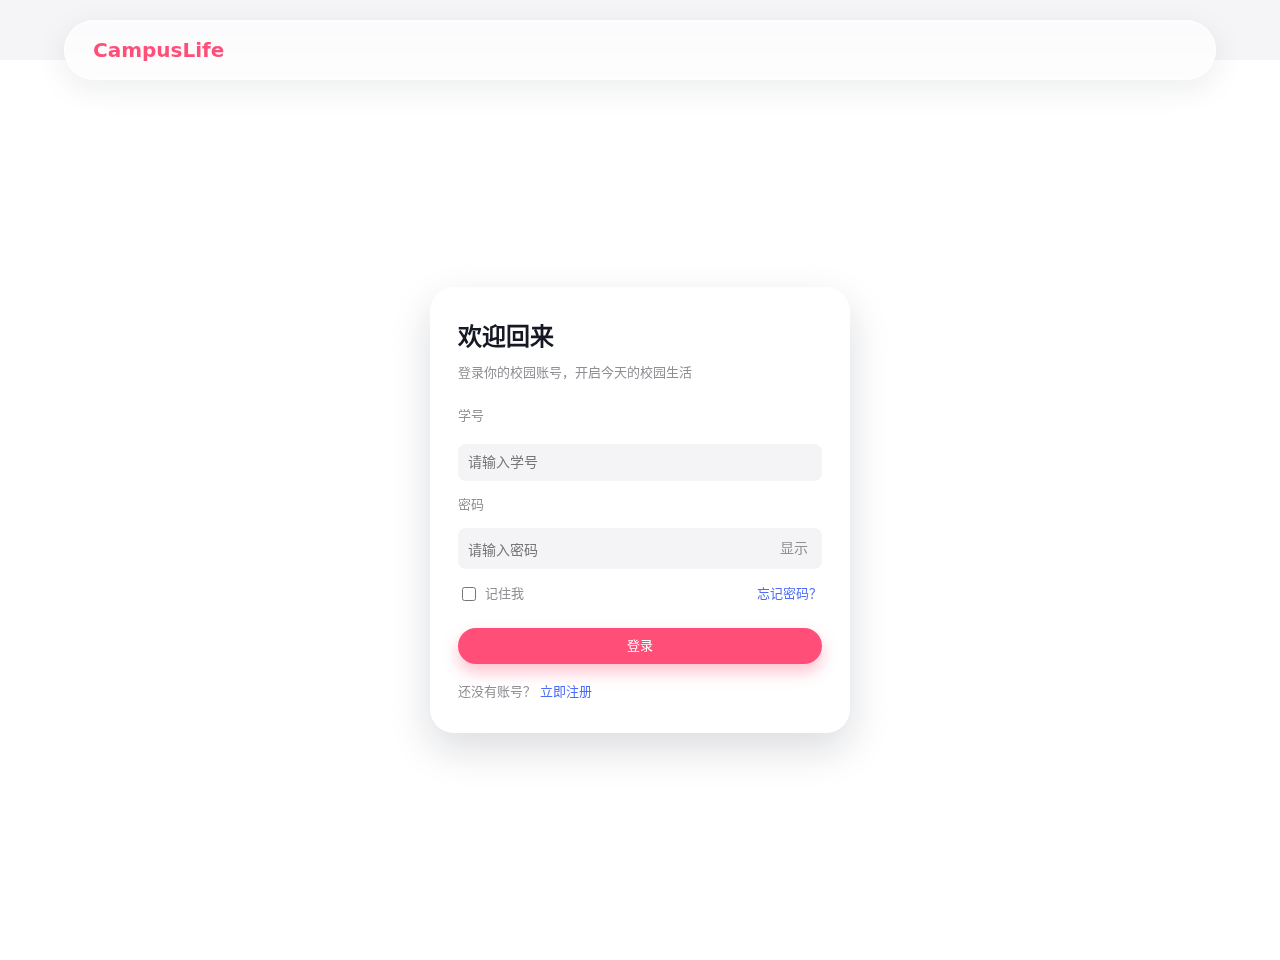
<file: checkin.html>
<!DOCTYPE html>
<html lang="zh-CN">
<head>
  <meta charset="UTF-8" />
  <meta name="viewport" content="width=device-width, initial-scale=1.0" />
  <title>打卡签到 - CampusLife</title>
  <link rel="stylesheet" href="css/reset.css" />
  <link rel="stylesheet" href="css/variables.css" />
  <link rel="stylesheet" href="css/components.css" />
  <link rel="stylesheet" href="css/layout.css" />
</head>
<body data-page="checkin">
  <header class="navbar" aria-label="主导航">
    <div class="navbar__left">
      <a href="index.html" class="navbar__logo">CampusLife</a>
    </div>
    <div class="navbar__center"></div>
    <div class="navbar__right">
      <button type="button" class="btn-icon" id="themeToggleBtn" aria-label="切换夜间模式">
        <span class="theme-toggle-icon" aria-hidden="true">🌙</span>
      </button>
      <div class="navbar__user">
        <button type="button" id="userMenuToggle" class="avatar-button" aria-haspopup="true" aria-expanded="false">
          <img src="" alt="用户头像" id="navbarAvatarImg" />
        </button>
        <div class="navbar__user-menu" id="userDropdownMenu" aria-label="用户菜单">
          <a href="login.html" data-auth-visible="guest">登录</a>
          <a href="register.html" data-auth-visible="guest">注册</a>
          <a href="profile.html" data-auth-visible="user">个人中心</a>
          <button type="button" id="logoutBtn" data-auth-visible="user">退出登录</button>
          <a href="admin.html" data-auth-visible="admin">管理员后台</a>
        </div>
      </div>
    </div>
  </header>

  <main class="main main--checkin">
    <!-- 顶部：荣耀时刻 -->
    <section class="streak-hero" aria-label="连续签到成就">
      <div class="streak-hero__icon">🔥</div>
      <div class="streak-hero__content">
        <p class="streak-hero__eyebrow">荣耀时刻 · Habit Streak</p>
        <h1 class="streak-hero__title"><span id="consecutiveDays">0</span> 天</h1>
        <p class="streak-hero__subtitle" id="streakMessage">坚持从今天开始</p>
        <div class="streak-hero__meta">
          <div>
            <div class="streak-hero__label">总签到</div>
            <div class="streak-hero__value" id="totalCheckins">0</div>
          </div>
          <div>
            <div class="streak-hero__label">本月已签</div>
            <div class="streak-hero__value" id="monthCheckins">0</div>
          </div>
          <div>
            <div class="streak-hero__label">上次签到</div>
            <div class="streak-hero__value" id="lastCheckinText">--</div>
          </div>
        </div>
      </div>
    </section>

    <!-- 中部：日历热力图 + 巨型签到按钮 -->
    <section class="checkin-board" aria-label="签到日历">
      <header class="checkin-board__header">
        <div>
          <p class="checkin-board__label">本月签到日历</p>
          <h2 class="checkin-board__title" id="calendarMonthLabel">--</h2>
        </div>
        <div class="checkin-legend">
          <span class="legend-dot legend-dot--done"></span><span>已签到</span>
          <span class="legend-dot legend-dot--today"></span><span>今天</span>
          <span class="legend-dot legend-dot--miss"></span><span>未签到</span>
        </div>
      </header>

      <div id="checkinCalendar" class="checkin-calendar" aria-label="日历">
        <!-- JS 渲染日历格子 -->
      </div>

      <div class="checkin-action">
        <form id="checkinForm" class="checkin-form">
          <textarea id="checkinContentInput" rows="3" placeholder="记录今天的心情或计划..."></textarea>
          <button type="submit" id="checkinBtn" class="btn-checkin-pulse">立即签到</button>
        </form>
      </div>
    </section>

    <!-- 底部：签到时间轴 -->
    <section class="checkin-history">
      <div class="checkin-history__header">
        <h2>签到时间轴</h2>
        <p class="checkin-history__hint">最近 30 条记录</p>
      </div>
      <div id="checkinHistoryList" class="checkin-timeline">
        <!-- JS 渲染签到历史 -->
      </div>
    </section>
  </main>

  <script src="js/data-store.js"></script>
  <script src="js/auth.js"></script>
  <script src="js/render.js"></script>
  <script src="js/main.js"></script>
  <script src="js/checkin.js"></script>
</body>
</html>
</file>
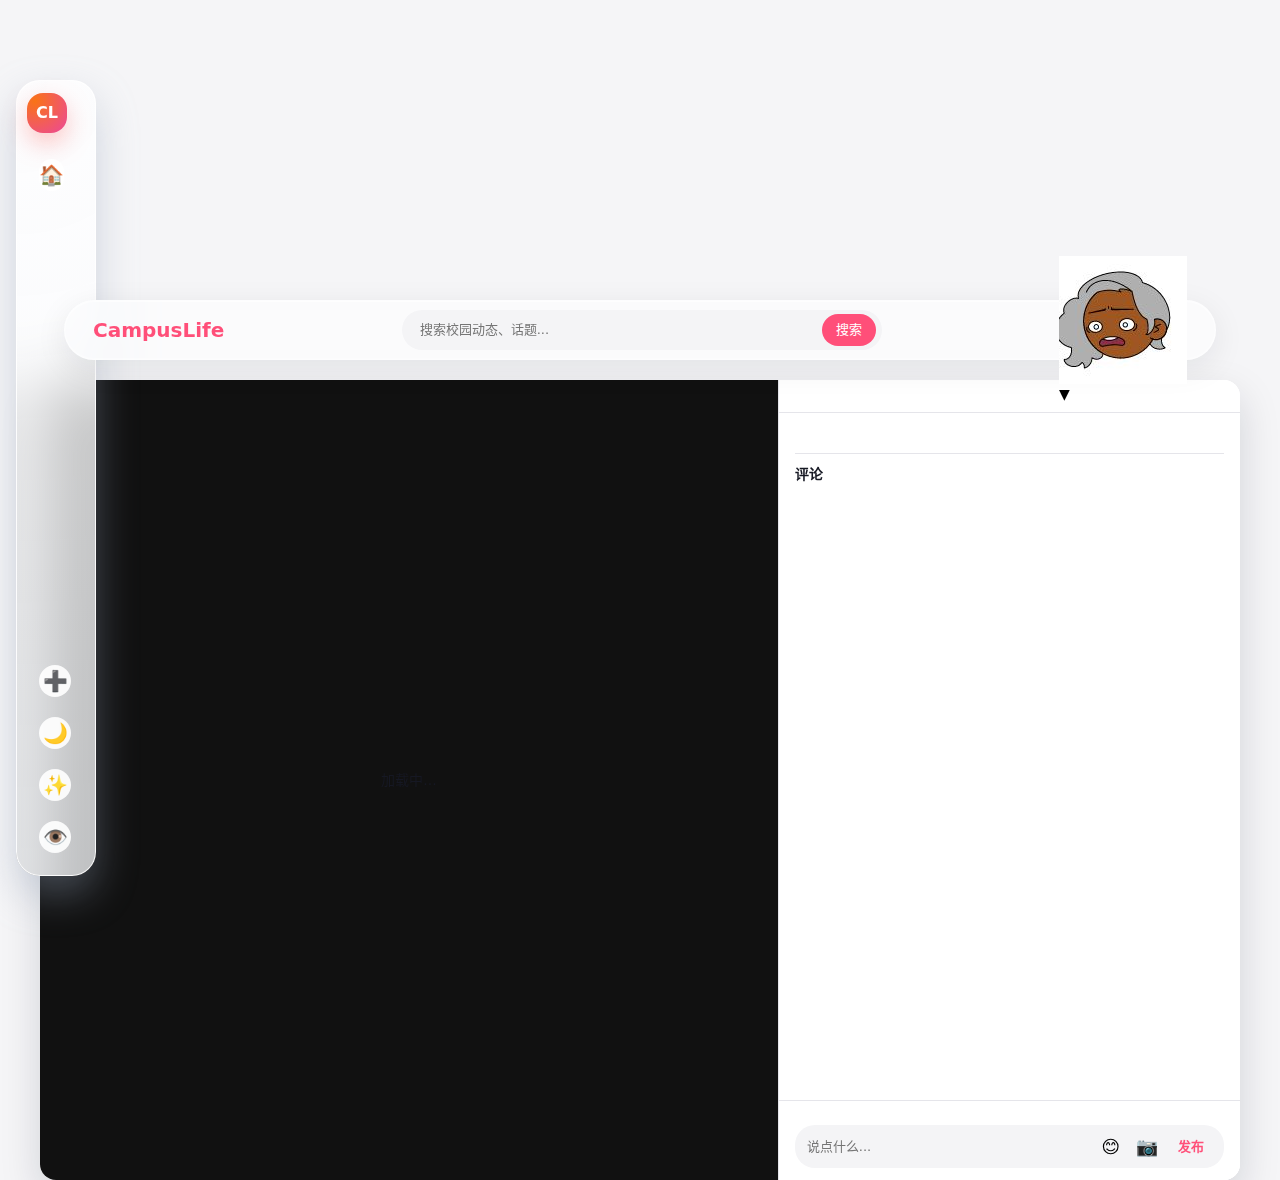
<file: detail.html>
<!DOCTYPE html>
<html lang="zh-CN">
<head>
  <meta charset="UTF-8" />
  <meta name="viewport" content="width=device-width, initial-scale=1.0, maximum-scale=1.0, user-scalable=no" />
  <title>动态详情 - CampusLife</title>
  <link rel="stylesheet" href="css/reset.css" />
  <link rel="stylesheet" href="css/variables.css" />
  <link rel="stylesheet" href="css/components.css" />
  <link rel="stylesheet" href="css/layout.css" />
  <link rel="stylesheet" href="css/components-extra.css" />
</head>
<body data-page="detail">
  <!-- 视频背景 -->
  <video id="bgVideoDay" class="bg-video bg-video--day" autoplay muted loop playsinline>
    <source src="video/水墨.mp4" type="video/mp4" />
  </video>
  <video id="bgVideoNight" class="bg-video bg-video--night" autoplay muted loop playsinline>
    <source src="video/night-sky.mp4" type="video/mp4" />
  </video>

  <!-- 左侧悬浮导航 Dock -->
  <aside class="app-dock" aria-label="主导航快捷栏">
    <div class="app-dock__inner">
      <div class="app-dock__top">
        <div class="app-dock__logo">CL</div>
        <nav class="app-dock__nav">
          <a href="index.html" class="app-dock__item" title="首页">
            <span class="app-dock__icon">🏠</span>
            <span class="app-dock__label">首页</span>
          </a>
          <a href="groups.html" class="app-dock__item" data-auth-visible="user" title="社团集市">
            <span class="app-dock__icon">👥</span>
            <span class="app-dock__label">社团集市</span>
          </a>
          <a href="checkin.html" class="app-dock__item" data-auth-visible="user" title="每日打卡">
            <span class="app-dock__icon">📅</span>
            <span class="app-dock__label">每日打卡</span>
          </a>
          <a href="review.html" class="app-dock__item" data-auth-visible="user" title="年度回顾">
            <span class="app-dock__icon">📊</span>
            <span class="app-dock__label">年度回顾</span>
          </a>
        </nav>
      </div>
      <div class="app-dock__bottom">
        <button type="button" class="app-dock__item app-dock__item--toggle js-open-post-modal" title="发布动态">
          <span class="app-dock__icon">➕</span>
          <span class="app-dock__label">发布</span>
        </button>
        <button type="button" class="app-dock__item app-dock__item--toggle js-theme-toggle" id="themeToggleBtnDock" title="切换夜间模式">
          <span class="app-dock__icon theme-toggle-icon">🌙</span>
          <span class="app-dock__label">夜间模式</span>
        </button>
        <button type="button" class="app-dock__item app-dock__item--toggle" id="glassEffectToggleBtnDock" title="切换毛玻璃效果">
          <span class="app-dock__icon">✨</span>
          <span class="app-dock__label">毛玻璃</span>
        </button>
        <button type="button" class="app-dock__item app-dock__item--toggle" id="opacityToggleBtnDock" title="切换卡片透明度">
          <span class="app-dock__icon">👁️</span>
          <span class="app-dock__label">透明度</span>
        </button>
        <a href="profile.html" class="app-dock__item app-dock__item--profile" data-auth-visible="user" title="个人中心">
          <span class="app-dock__icon">🧑</span>
          <span class="app-dock__label">个人中心</span>
        </a>
      </div>
    </div>
  </aside>

  <!-- 顶部导航栏 -->
  <header class="navbar" aria-label="主导航">
    <div class="navbar__left">
      <a href="index.html" class="navbar__logo">CampusLife</a>
    </div>
    <div class="navbar__center">
      <form class="navbar__search" role="search">
        <input type="search" id="detailSearchInput" placeholder="搜索校园动态、话题..." aria-label="搜索动态" />
        <button type="submit">搜索</button>
      </form>
    </div>
    <div class="navbar__right">
      <div class="navbar__user">
        <a href="profile.html" class="navbar__user-avatar" id="userProfileLink" title="个人中心">
          <img src="" alt="用户头像" id="navbarAvatarImg" />
        </a>
        <button type="button" class="navbar__user-trigger" id="userMenuToggle" aria-label="用户菜单" aria-haspopup="true" aria-expanded="false">
          ▼
        </button>
        <div class="navbar__user-menu" id="userDropdownMenu" aria-label="用户菜单">
          <div class="user-menu-header" data-auth-visible="user">
            <div class="user-menu-name" id="menuUserName">同学</div>
            <div class="user-menu-id" id="menuUserId">ID: --</div>
          </div>
          <a href="login.html" data-auth-visible="guest">登录</a>
          <a href="register.html" data-auth-visible="guest">注册</a>
          <a href="profile.html" data-auth-visible="user">个人中心</a>
          <button type="button" id="logoutBtn" data-auth-visible="user">退出登录</button>
          <a href="admin.html" data-auth-visible="admin">管理员后台</a>
        </div>
      </div>
    </div>
  </header>

  <main class="main main--detail-split">
    
    <section class="detail-left" id="detailMedia">
      <div class="detail-media-placeholder">加载中...</div>
    </section>

    <section class="detail-right">
      
      <header class="detail-right__header" id="detailHeader">
        </header>

      <div class="detail-right__scroll-area" id="detailScrollArea">
        <div id="detailContent" class="detail-content"></div>
        
        <div class="detail-divider"></div>

        <div class="comments-section">
            <h3 class="comments-title">评论</h3>
            <ul id="commentList" class="comments__list">
                </ul>
        </div>
      </div>

      <footer class="detail-right__footer">
        <div class="detail-actions" id="detailActions">
            </div>
        
        <form id="commentForm" class="detail-comment-form">
          <div class="input-pill-wrapper">
             <input type="text" id="commentContentInput" placeholder="说点什么..." required autocomplete="off" />
             <button type="button" id="emojiToggleBtn" class="btn-icon-sm" title="表情">😊</button>
             <button type="button" id="imageUploadBtn" class="btn-icon-sm" title="添加图片">📷</button>
             <input type="file" id="commentImageInput" accept="image/*" hidden />
             <button type="submit" class="btn-text-primary">发布</button>
          </div>
          <div id="emojiPicker" class="emoji-picker-float" hidden></div>
        </form>
      </footer>

    </section>
  </main>

  <!-- 发布动态模态框 (用于编辑) -->
  <div class="modal" id="postModal" aria-hidden="true" role="dialog" aria-modal="true" aria-labelledby="postModalTitle">
    <div class="modal__overlay" data-close-modal="postModal"></div>
    <div class="modal__content">
      <header class="modal__header">
        <h2 id="postModalTitle">发布新动态</h2>
        <button type="button" class="modal__close" data-close-modal="postModal" aria-label="关闭">×</button>
      </header>
      <form id="postForm" class="modal__body">
        <label>
          内容
          <textarea id="postContentInput" rows="4" placeholder="分享今天在校园里的故事..." required></textarea>
        </label>
        <label>
          图片 URL（每行一张，可选）
          <textarea id="postImagesInput" rows="3" placeholder="粘贴图片链接，模拟上传"></textarea>
        </label>
        <label>
          可见范围
          <select id="postVisibilitySelect">
            <option value="public">公开</option>
            <option value="friends">仅好友可见</option>
          </select>
        </label>
        <label>
          发布到群组（可选）
          <select id="postGroupSelect">
            <option value="">不发布到群组</option>
            <!-- JS 渲染用户群组列表 -->
          </select>
        </label>
        <footer class="modal__footer">
          <button type="button" class="btn-secondary" data-close-modal="postModal">取消</button>
          <button type="submit" class="btn-primary">发布</button>
        </footer>
      </form>
    </div>
  </div>

  <!-- 转发动态模态框 -->
  <div class="modal" id="repostModal" aria-hidden="true" role="dialog" aria-modal="true" aria-labelledby="repostModalTitle">
    <div class="modal__overlay" data-close-modal="repostModal"></div>
    <div class="modal__content">
      <header class="modal__header">
        <h2 id="repostModalTitle">转发动态</h2>
        <button type="button" class="modal__close" data-close-modal="repostModal" aria-label="关闭">×</button>
      </header>
      <form id="repostForm" class="modal__body">
        <div id="repostOriginalContent" class="repost-original">
          <!-- JS 渲染原动态内容 -->
        </div>
        <label>
          转发理由（可选）
          <textarea id="repostContentInput" rows="3" placeholder="说说你的想法..."></textarea>
        </label>
        <footer class="modal__footer">
          <button type="button" class="btn-secondary" data-close-modal="repostModal">取消</button>
          <button type="submit" class="btn-primary">转发</button>
        </footer>
      </form>
    </div>
  </div>

  <script src="js/data-store.js"></script>
  <script src="js/auth.js"></script>
  <script src="js/render.js"></script>
  <script src="js/main.js"></script>
</body>
</html>
</file>
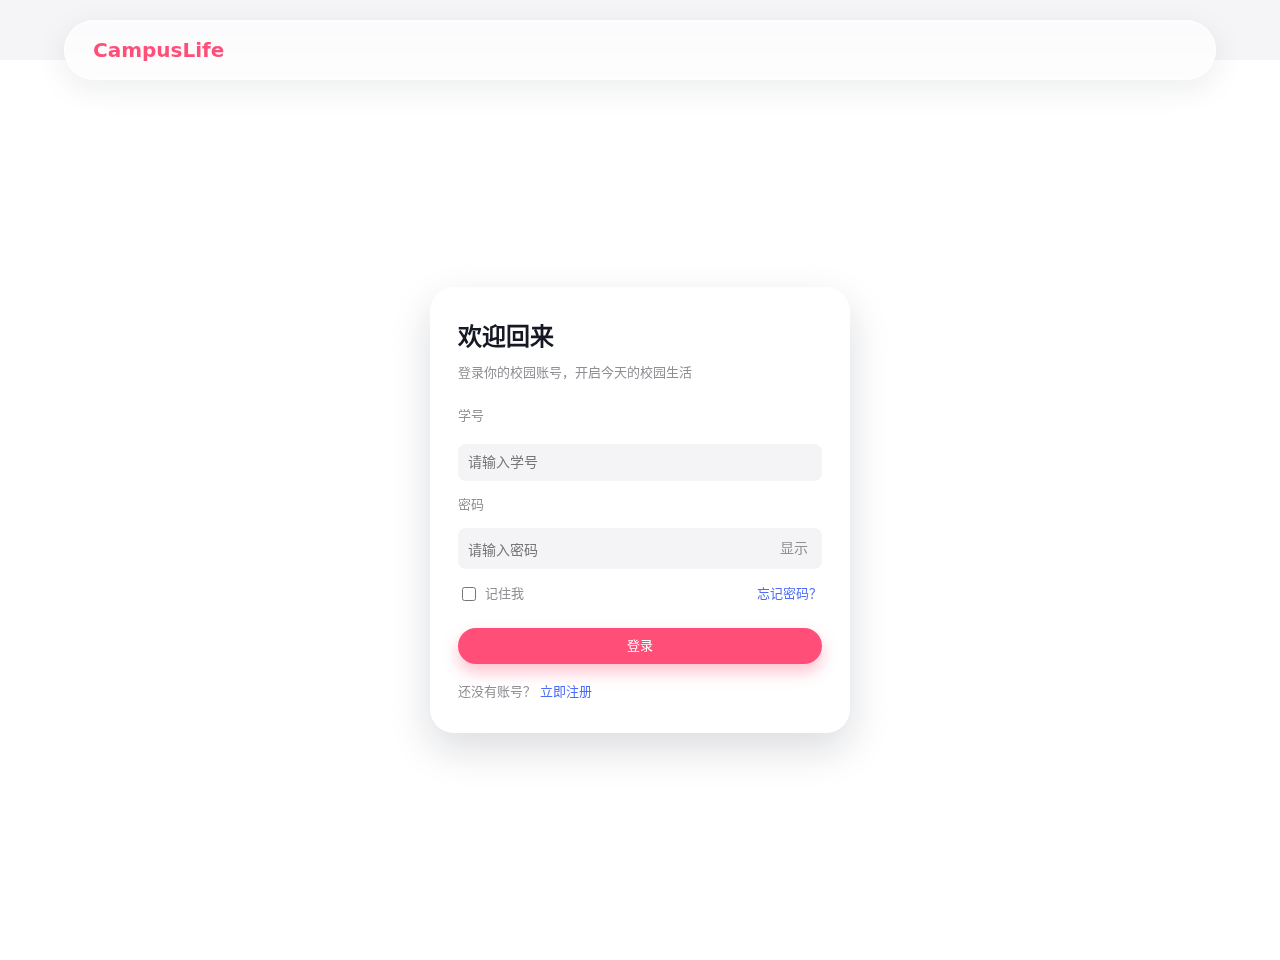
<file: groups.html>
<!DOCTYPE html>
<html lang="zh-CN">
<head>
  <meta charset="UTF-8" />
  <meta name="viewport" content="width=device-width, initial-scale=1.0" />
  <title>群组 - CampusLife</title>
  <link rel="stylesheet" href="css/reset.css" />
  <link rel="stylesheet" href="css/variables.css" />
  <link rel="stylesheet" href="css/components.css" />
  <link rel="stylesheet" href="css/layout.css" />
</head>
<body data-page="groups">
  <!-- 视频背景 -->
  <video id="bgVideoDay" class="bg-video bg-video--day" autoplay muted loop playsinline>
    <source src="video/水墨.mp4" type="video/mp4" />
  </video>
  <video id="bgVideoNight" class="bg-video bg-video--night" autoplay muted loop playsinline>
    <source src="video/night-sky.mp4" type="video/mp4" />
  </video>

  <!-- 左侧悬浮导航 Dock -->
  <aside class="app-dock" aria-label="主导航快捷栏">
    <div class="app-dock__inner">
      <div class="app-dock__top">
        <div class="app-dock__logo">CL</div>
        <nav class="app-dock__nav">
          <a href="index.html" class="app-dock__item" title="首页">
            <span class="app-dock__icon">🏠</span>
            <span class="app-dock__label">首页</span>
          </a>
          <a href="groups.html" class="app-dock__item app-dock__item--active" data-auth-visible="user" title="社团集市">
            <span class="app-dock__icon">👥</span>
            <span class="app-dock__label">社团集市</span>
          </a>
          <a href="checkin.html" class="app-dock__item" data-auth-visible="user" title="每日打卡">
            <span class="app-dock__icon">📅</span>
            <span class="app-dock__label">每日打卡</span>
          </a>
          <a href="review.html" class="app-dock__item" data-auth-visible="user" title="年度回顾">
            <span class="app-dock__icon">📊</span>
            <span class="app-dock__label">年度回顾</span>
          </a>
        </nav>
      </div>
      <div class="app-dock__bottom">
        <button type="button" class="app-dock__item app-dock__item--toggle" id="glassEffectToggleBtnDock" title="切换毛玻璃效果">
          <span class="app-dock__icon">✨</span>
          <span class="app-dock__label">毛玻璃</span>
        </button>
        <button type="button" class="app-dock__item app-dock__item--toggle" id="opacityToggleBtnDock" title="切换卡片透明度">
          <span class="app-dock__icon">👁️</span>
          <span class="app-dock__label">透明度</span>
        </button>
        <button type="button" class="app-dock__item app-dock__item--toggle js-theme-toggle" id="themeToggleBtnDock" title="切换夜间模式">
          <span class="app-dock__icon theme-toggle-icon">🌙</span>
          <span class="app-dock__label">夜间模式</span>
        </button>
        <a href="profile.html" class="app-dock__item app-dock__item--profile" data-auth-visible="user" title="个人中心">
          <span class="app-dock__icon">🧑</span>
          <span class="app-dock__label">个人中心</span>
        </a>
      </div>
    </div>
  </aside>

  <!-- 顶部导航栏 -->
  <header class="navbar" aria-label="主导航">
    <div class="navbar__left">
      <a href="index.html" class="navbar__logo">CampusLife</a>
    </div>
    <div class="navbar__center">
      <form class="navbar__search" role="search">
        <input type="search" id="globalSearchInput" placeholder="搜索校园动态、话题..." aria-label="搜索动态" />
        <button type="submit">搜索</button>
      </form>
    </div>
    <div class="navbar__right">
      <a href="groups.html" class="btn-icon" data-auth-visible="user" aria-label="群组" title="群组">👥</a>
      <a href="checkin.html" class="btn-icon" data-auth-visible="user" aria-label="打卡签到" title="打卡签到">📅</a>
      <a href="review.html" class="btn-icon" data-auth-visible="user" aria-label="年度回顾" title="年度回顾">📊</a>
      <button type="button" class="btn-icon" id="openPostModalBtn" aria-label="发布动态">+</button>
      <button type="button" class="btn-icon" id="glassEffectToggleBtn" aria-label="切换毛玻璃效果" title="切换毛玻璃效果">
        <span class="glass-effect-icon" aria-hidden="true">✨</span>
      </button>
      <button type="button" class="btn-icon" id="opacityToggleBtn" aria-label="切换卡片透明度" title="切换卡片透明度">
        <span class="opacity-toggle-icon" aria-hidden="true">👁️</span>
      </button>
      <button type="button" class="btn-icon js-theme-toggle" id="themeToggleBtn" aria-label="切换夜间模式">
        <span class="theme-toggle-icon" aria-hidden="true">🌙</span>
      </button>
      <div class="navbar__user">
        <a href="profile.html" class="navbar__user-avatar" id="userProfileLink" title="个人中心">
          <img src="" alt="用户头像" id="navbarAvatarImg" />
        </a>
        <button type="button" class="navbar__user-trigger" id="userMenuToggle" aria-label="用户菜单" aria-haspopup="true" aria-expanded="false">
          ▼
        </button>
        <div class="navbar__user-menu" id="userDropdownMenu" aria-label="用户菜单">
          <div class="user-menu-header" data-auth-visible="user">
            <div class="user-menu-name" id="menuUserName">同学</div>
            <div class="user-menu-id" id="menuUserId">ID: --</div>
          </div>
          <a href="login.html" data-auth-visible="guest">登录</a>
          <a href="register.html" data-auth-visible="guest">注册</a>
          <a href="profile.html" data-auth-visible="user">个人中心</a>
          <button type="button" id="logoutBtn" data-auth-visible="user">退出登录</button>
          <a href="admin.html" data-auth-visible="admin">管理员后台</a>
        </div>
      </div>
    </div>
  </header>

  <main class="main main--groups">
    <!-- 顶部 Hero Banner：百团大战氛围 -->
    <section class="groups-hero" aria-labelledby="groupsHeroTitle">
      <div class="groups-hero__bg"></div>
      <div class="groups-hero__content">
        <h1 id="groupsHeroTitle" class="groups-hero__title">寻找你的组织，发现志同道合的伙伴</h1>
        <p class="groups-hero__subtitle">学习、运动、音乐、游戏……总有一个角落在等你加入。</p>
        <div class="groups-hero__actions">
          <button type="button" id="createGroupBtn" class="btn-primary" data-auth-visible="user">✨ 创建社团</button>
          <div class="input-pill-wrapper groups-hero__search">
            <span>🔍</span>
            <input
              type="search"
              id="groupSearchInput"
              placeholder="搜索 吉他社、篮球队、摄影协会..."
              aria-label="搜索群组"
            />
          </div>
        </div>
      </div>
    </section>

    <!-- 顶部筛选栏：我的/全部 + 分类 pills -->
    <section class="groups-filter-section" aria-label="群组筛选">
      <nav class="tabs tabs--pill groups-tabs" aria-label="我的/全部群组切换">
        <button type="button" class="tab is-active" data-groups-tab="my">我的群组</button>
        <button type="button" class="tab" data-groups-tab="all">全部群组</button>
      </nav>
      <div class="groups-filter-bar" aria-label="群组分类筛选">
        <button type="button" class="groups-filter-pill is-active" data-group-category="all">全部</button>
        <button type="button" class="groups-filter-pill" data-group-category="academic">学术</button>
        <button type="button" class="groups-filter-pill" data-group-category="sports">运动</button>
        <button type="button" class="groups-filter-pill" data-group-category="arts">艺术</button>
        <button type="button" class="groups-filter-pill" data-group-category="games">游戏</button>
        <button type="button" class="groups-filter-pill" data-group-category="life">生活</button>
      </div>
    </section>

    <!-- 核心区域：社团卡片网格 -->
    <section aria-label="社团列表">
      <div id="groupsContainer" class="groups-grid">
        <!-- JS 渲染群组卡片 -->
      </div>

      <div id="groupsEmpty" class="groups-empty" hidden>
        <p>这里还空空如也</p>
        <p class="groups-empty__hint">可以创建一个新社团，或者切换到“全部群组”看看。</p>
      </div>
    </section>
  </main>

  <!-- 创建群组模态框 -->
  <div class="modal" id="createGroupModal" aria-hidden="true" role="dialog" aria-modal="true" aria-labelledby="createGroupModalTitle">
    <div class="modal__overlay" data-close-modal="createGroupModal"></div>
    <div class="modal__content">
      <header class="modal__header">
        <h2 id="createGroupModalTitle">创建群组</h2>
        <button type="button" class="modal__close" data-close-modal="createGroupModal" aria-label="关闭">×</button>
      </header>
      <form id="createGroupForm" class="modal__body">
        <label>
          群组名称
          <input type="text" id="groupNameInput" required placeholder="输入群组名称" />
        </label>
        <label>
          群组简介
          <textarea id="groupDescriptionInput" rows="3" placeholder="介绍一下这个群组..."></textarea>
        </label>
        <label>
          群组头像 URL（可选）
          <input type="url" id="groupAvatarInput" placeholder="粘贴头像链接" />
        </label>
        <footer class="modal__footer">
          <button type="button" class="btn-secondary" data-close-modal="createGroupModal">取消</button>
          <button type="submit" class="btn-primary">创建</button>
        </footer>
      </form>
    </div>
  </div>

  <!-- 群组详情模态框 -->
  <div class="modal" id="groupDetailModal" aria-hidden="true" role="dialog" aria-modal="true" aria-labelledby="groupDetailModalTitle">
    <div class="modal__overlay" data-close-modal="groupDetailModal"></div>
    <div class="modal__content modal__content--large">
      <header class="modal__header">
        <h2 id="groupDetailModalTitle">群组详情</h2>
        <button type="button" class="modal__close" data-close-modal="groupDetailModal" aria-label="关闭">×</button>
      </header>
      <div id="groupDetailContent" class="group-detail-content">
        <!-- JS 渲染群组详情 -->
      </div>
    </div>
  </div>

  <script src="js/data-store.js"></script>
  <script src="js/auth.js"></script>
  <script src="js/render.js"></script>
  <script src="js/main.js"></script>
  <script src="js/groups.js"></script>
</body>
</html>
</file>
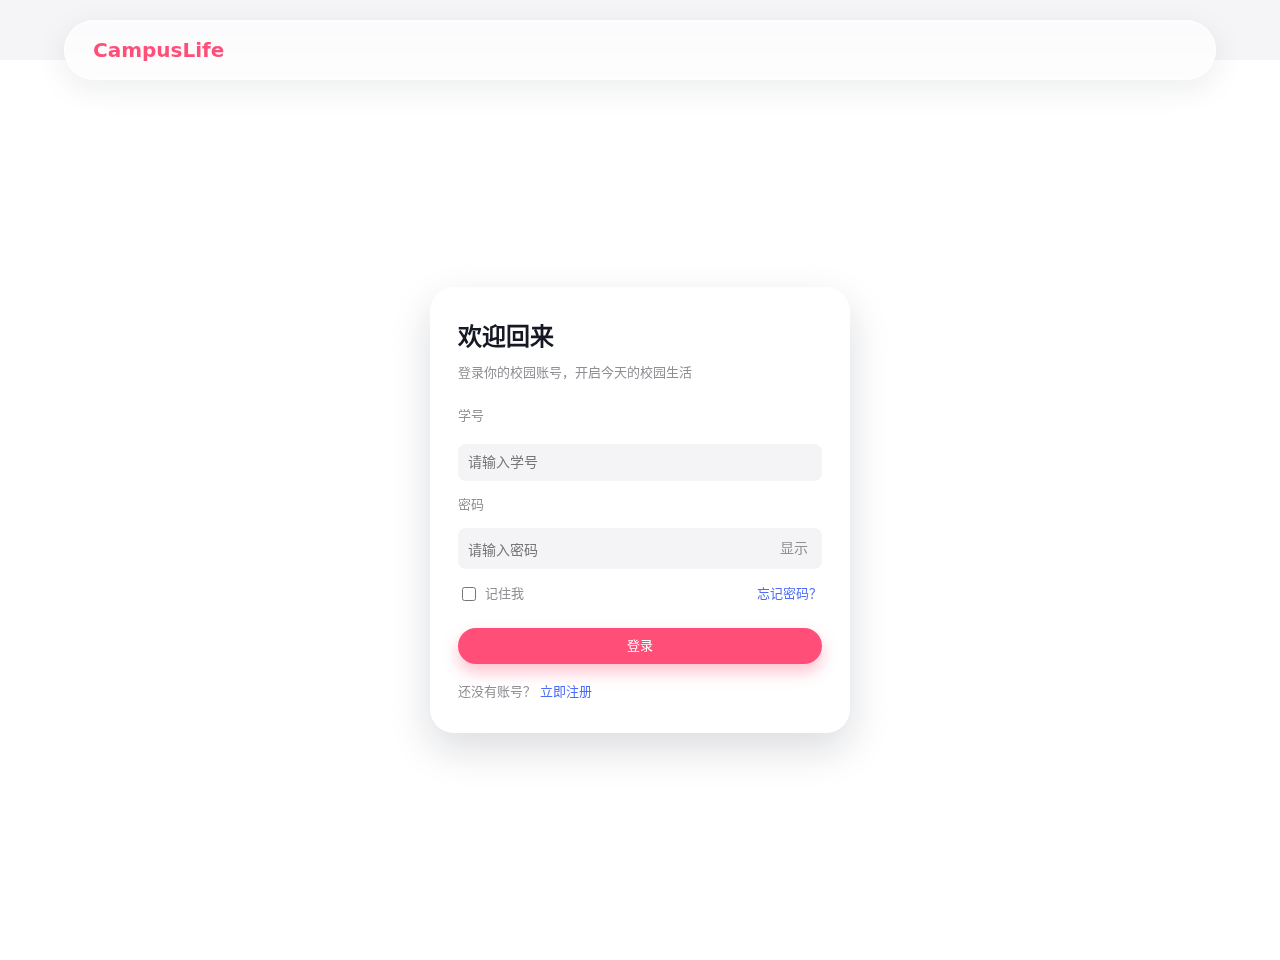
<file: login.html>
<!DOCTYPE html>
<html lang="zh-CN">
<head>
  <meta charset="UTF-8" />
  <meta name="viewport" content="width=device-width, initial-scale=1.0" />
  <title>登录 - CampusLife 校园生活交友平台</title>
  <link rel="stylesheet" href="css/reset.css" />
  <link rel="stylesheet" href="css/variables.css" />
  <link rel="stylesheet" href="css/components.css" />
  <link rel="stylesheet" href="css/layout.css" />
</head>
<body data-page="login">
  <!-- 顶部导航，仅保留 Logo -->
  <header class="navbar navbar--simple" aria-label="主导航">
    <div class="navbar__left">
      <a href="index.html" class="navbar__logo">CampusLife</a>
    </div>
  </header>

  <main class="main main--auth">
    <section class="auth-card" aria-label="登录表单">
      <h1 class="auth-card__title">欢迎回来</h1>
      <p class="auth-card__subtitle">登录你的校园账号，开启今天的校园生活</p>

      <form id="loginForm" class="auth-form">
        <label for="loginStudentId">学号</label>
        <input type="text" id="loginStudentId" name="studentId" required placeholder="请输入学号" />

        <label for="loginPassword">密码</label>
        <div class="input-group input-group--password">
          <input type="password" id="loginPassword" name="password" required placeholder="请输入密码" />
          <button type="button" id="togglePasswordVisibilityBtn" class="input-group__suffix" aria-label="切换密码可见性">
            显示
          </button>
        </div>

        <div class="auth-form__row auth-form__row--between">
          <label class="checkbox">
            <input type="checkbox" id="rememberMe" />
            <span>记住我</span>
          </label>
          <button type="button" id="forgotPasswordBtn" class="link-button">忘记密码？</button>
        </div>

        <button type="submit" class="btn-primary auth-form__submit">登录</button>
      </form>

      <p class="auth-card__footer">
        还没有账号？
        <a href="register.html">立即注册</a>
      </p>
    </section>
  </main>

  <script src="js/data-store.js"></script>
  <script src="js/auth.js"></script>
  <script src="js/main.js"></script>
</body>
</html>
</file>
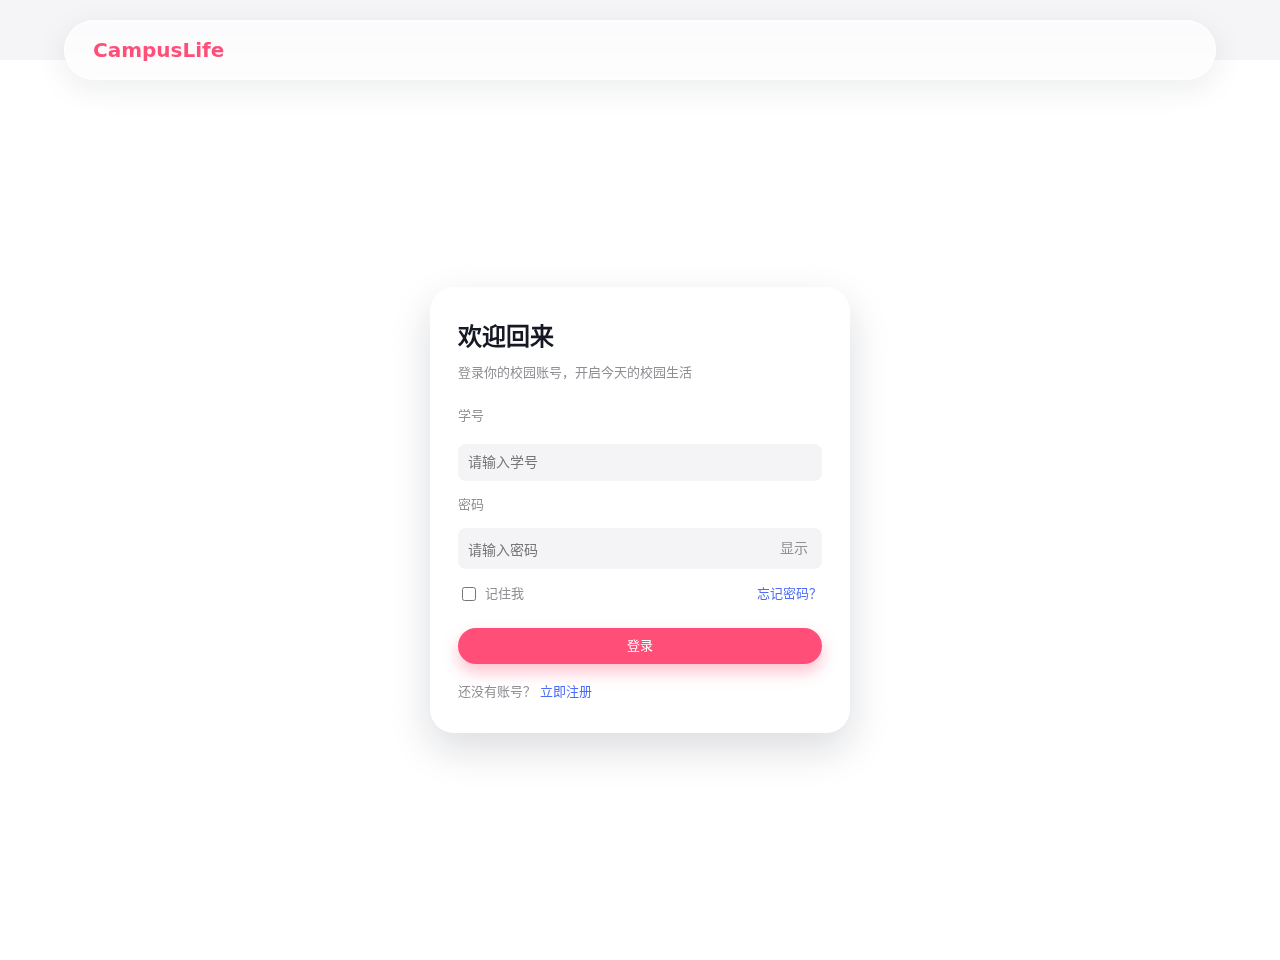
<file: profile.html>
<!DOCTYPE html>
<html lang="zh-CN">
<head>
  <meta charset="UTF-8" />
  <meta name="viewport" content="width=device-width, initial-scale=1.0" />
  <title>个人主页 - CampusLife</title>
  <link rel="stylesheet" href="css/reset.css" />
  <link rel="stylesheet" href="css/variables.css" />
  <link rel="stylesheet" href="css/components.css" />
  <link rel="stylesheet" href="css/layout.css" />
</head>
<body data-page="profile">
  <!-- 视频背景 -->
  <video id="bgVideoDay" class="bg-video bg-video--day" autoplay muted loop playsinline>
    <source src="video/水墨.mp4" type="video/mp4" />
  </video>
  <video id="bgVideoNight" class="bg-video bg-video--night" autoplay muted loop playsinline>
    <source src="video/night-sky.mp4" type="video/mp4" />
  </video>
  <!-- 左侧悬浮导航 Dock -->
  <aside class="app-dock" aria-label="主导航快捷栏">
    <div class="app-dock__inner">
      <div class="app-dock__top">
        <div class="app-dock__logo">CL</div>
        <nav class="app-dock__nav">
          <a href="index.html" class="app-dock__item" title="首页">
            <span class="app-dock__icon">🏠</span>
            <span class="app-dock__label">首页</span>
          </a>
          <a href="groups.html" class="app-dock__item" data-auth-visible="user" title="社团集市">
            <span class="app-dock__icon">👥</span>
            <span class="app-dock__label">社团集市</span>
          </a>
          <a href="checkin.html" class="app-dock__item" data-auth-visible="user" title="每日打卡">
            <span class="app-dock__icon">📅</span>
            <span class="app-dock__label">每日打卡</span>
          </a>
          <a href="review.html" class="app-dock__item" data-auth-visible="user" title="年度回顾">
            <span class="app-dock__icon">📊</span>
            <span class="app-dock__label">年度回顾</span>
          </a>
        </nav>
      </div>
      <div class="app-dock__bottom">
        <button type="button" class="app-dock__item app-dock__item--toggle" id="glassEffectToggleBtnDock" title="切换毛玻璃效果">
          <span class="app-dock__icon">✨</span>
          <span class="app-dock__label">毛玻璃</span>
        </button>
        <button type="button" class="app-dock__item app-dock__item--toggle" id="opacityToggleBtnDock" title="切换卡片透明度">
          <span class="app-dock__icon">👁️</span>
          <span class="app-dock__label">透明度</span>
        </button>
        <a href="profile.html" class="app-dock__item app-dock__item--active app-dock__item--profile" data-auth-visible="user" title="个人中心">
          <span class="app-dock__icon">🧑</span>
          <span class="app-dock__label">个人中心</span>
        </a>
      </div>
    </div>
  </aside>

  <!-- 顶部导航栏 -->
  <header class="navbar" aria-label="主导航">
    <div class="navbar__left">
      <a href="index.html" class="navbar__logo">CampusLife</a>
    </div>
    <div class="navbar__center">
      <form class="navbar__search" role="search">
        <input type="search" id="profileSearchInput" placeholder="搜索 TA 的动态..." aria-label="搜索动态" />
        <button type="submit">搜索</button>
      </form>
    </div>
    <div class="navbar__right">
      <a href="groups.html" class="btn-icon" data-auth-visible="user" aria-label="群组" title="群组">👥</a>
      <a href="checkin.html" class="btn-icon" data-auth-visible="user" aria-label="打卡签到" title="打卡签到">📅</a>
      <a href="review.html" class="btn-icon" data-auth-visible="user" aria-label="年度回顾" title="年度回顾">📊</a>
      <button type="button" class="btn-icon" id="openPostModalFromProfileBtn" aria-label="发布动态">+</button>
      <button type="button" class="btn-icon" id="glassEffectToggleBtn" aria-label="切换毛玻璃效果" title="切换毛玻璃效果">
        <span class="glass-effect-icon" aria-hidden="true">✨</span>
      </button>
      <button type="button" class="btn-icon" id="opacityToggleBtn" aria-label="切换卡片透明度" title="切换卡片透明度">
        <span class="opacity-toggle-icon" aria-hidden="true">👁️</span>
      </button>
      <button type="button" class="btn-icon js-theme-toggle" id="themeToggleBtn" aria-label="切换夜间模式">
        <span class="theme-toggle-icon" aria-hidden="true">🌙</span>
      </button>
      <div class="navbar__user">
        <a href="profile.html" class="navbar__user-avatar" id="userProfileLink" title="个人中心">
          <img src="" alt="用户头像" id="navbarAvatarImg" />
        </a>
        <button type="button" class="navbar__user-trigger" id="userMenuToggle" aria-label="用户菜单" aria-haspopup="true" aria-expanded="false">
          ▼
        </button>
        <div class="navbar__user-menu" id="userDropdownMenu" aria-label="用户菜单">
          <div class="user-menu-header" data-auth-visible="user">
            <div class="user-menu-name" id="menuUserName">同学</div>
            <div class="user-menu-id" id="menuUserId">ID: --</div>
          </div>
          <a href="login.html" data-auth-visible="guest">登录</a>
          <a href="register.html" data-auth-visible="guest">注册</a>
          <a href="profile.html" data-auth-visible="user">个人中心</a>
          <button type="button" id="logoutBtn" data-auth-visible="user">退出登录</button>
          <a href="admin.html" data-auth-visible="admin">管理员后台</a>
        </div>
      </div>
    </div>
  </header>

  <main class="main main--profile" aria-label="个人主页">
    <!-- 顶部：沉浸式个人形象区 (Hero Section) -->
    <section class="profile-hero" id="profileHero">
      <div class="profile-hero__cover" id="profileCover"></div>
      <div class="profile-hero__card">
        <div class="profile-hero__avatar-wrapper">
          <img src="" alt="用户头像" id="profileAvatar" class="profile-avatar" />
        </div>
        <div class="profile-hero__summary">
          <h1 id="profileNickname" class="profile-nickname"></h1>
          <p id="profileBio" class="profile-bio"></p>
          <div id="profileTags" class="profile-tags">
            <!-- JS 渲染兴趣标签 -->
          </div>
        </div>
        <div class="profile-hero__actions">
          <!-- JS 渲染操作按钮 (编辑资料/关注/私信/退出登录) -->
        </div>
        <div class="profile-hero__stats">
          <div class="profile-stat" id="statFollowing">
            <span class="profile-stat__value" id="profileFollowingCount">0</span>
            <span class="profile-stat__label">关注</span>
          </div>
          <div class="profile-stat" id="statFollowers">
            <span class="profile-stat__value" id="profileFollowersCount">0</span>
            <span class="profile-stat__label">粉丝</span>
          </div>
          <div class="profile-stat" id="statLikes">
            <span class="profile-stat__value" id="profileLikesCount">0</span>
            <span class="profile-stat__label">获赞</span>
          </div>
        </div>
      </div>
    </section>

    <!-- 中部：Tab 切换导航 (Tabs) 与内容区 -->
    <section class="profile-content">
      <nav class="tabs tabs--pill" aria-label="个人内容切换">
        <button type="button" class="tab is-active" data-profile-tab="posts">我的动态</button>
        <button type="button" class="tab" data-profile-tab="favorites" data-profile-self-only="true">我的收藏</button>
        <button type="button" class="tab" data-profile-tab="photos">我的相册</button>
        <button type="button" class="tab" data-profile-tab="about">个人资料</button>
      </nav>

      <div class="profile-content__panel" id="profilePostsContainer" data-profile-panel="posts">
        <!-- JS 渲染用户动态，复用瀑布流样式 -->
      </div>
      <div class="profile-content__panel" id="profileFavoritesContainer" data-profile-panel="favorites" hidden>
        <!-- JS 渲染收藏动态，仅自己可见，复用瀑布流样式 -->
      </div>
      <div class="profile-content__panel" id="profilePhotosContainer" data-profile-panel="photos" hidden>
        <!-- JS 渲染相册图片，瀑布流 -->
        <div class="masonry-grid" id="profilePhotosGrid"></div>
        <p class="empty-state" id="profilePhotosEmpty" hidden>还没有发布过图片动态哦。</p>
      </div>
      <div class="profile-content__panel" id="profileAboutContainer" data-profile-panel="about" hidden>
        <!-- JS 渲染个人详细资料 -->
        <div class="profile-about-card card">
          <p><strong>学号:</strong> <span id="aboutStudentId"></span></p>
          <p><strong>昵称:</strong> <span id="aboutNickname"></span></p>
          <p><strong>签名:</strong> <span id="aboutBio"></span></p>
          <p><strong>兴趣:</strong> <span id="aboutTags"></span></p>
          <p><strong>注册时间:</strong> <span id="aboutJoinDate"></span></p>
          <p><strong>最近活跃:</strong> <span id="aboutLastActive"></span></p>
          <p><strong>角色:</strong> <span id="aboutRole"></span></p>
          <p><strong>关注数:</strong> <span id="aboutFollowingCount"></span></p>
          <p><strong>粉丝数:</strong> <span id="aboutFollowersCount"></span></p>
          <p><strong>获赞数:</strong> <span id="aboutLikesCount"></span></p>
        </div>
      </div>
    </section>
  </main>

  <!-- 编辑资料模态框 -->
  <div class="modal" id="editProfileModal" aria-hidden="true" role="dialog" aria-modal="true" aria-labelledby="editProfileModalTitle">
    <div class="modal__overlay" data-close-modal="editProfileModal"></div>
    <div class="modal__content">
      <header class="modal__header">
        <h2 id="editProfileModalTitle">编辑资料</h2>
        <button type="button" class="modal__close" data-close-modal="editProfileModal" aria-label="关闭">×</button>
      </header>
      <form id="editProfileForm" class="modal__body">
        <label>
          昵称
          <input type="text" id="editNicknameInput" required />
        </label>
        <label>
          个性签名
          <textarea id="editBioInput" rows="3"></textarea>
        </label>
        <label>
          头像 URL
          <input type="url" id="editAvatarInput" placeholder="粘贴头像链接" />
        </label>
        <footer class="modal__footer">
          <button type="button" class="btn-secondary" data-close-modal="editProfileModal">取消</button>
          <button type="submit" class="btn-primary">保存</button>
        </footer>
      </form>
    </div>
  </div>

  <!-- 私信界面 -->
  <div class="modal" id="messageModal" aria-hidden="true" role="dialog" aria-modal="true" aria-labelledby="messageModalTitle">
    <div class="modal__overlay" data-close-modal="messageModal"></div>
    <div class="modal__content modal__content--message">
      <header class="modal__header">
        <h2 id="messageModalTitle">私信</h2>
        <button type="button" class="modal__close" data-close-modal="messageModal" aria-label="关闭">×</button>
      </header>
      <div class="message-container">
        <div class="message-user-info" id="messageUserInfo">
          <!-- JS 渲染用户信息 -->
        </div>
        <div class="message-list" id="messageList">
          <div class="message-empty">
            <p>暂无消息记录</p>
            <p class="message-empty__hint">这是私信功能的界面展示，实际消息功能需要后端支持</p>
          </div>
        </div>
        <form id="messageForm" class="message-form">
          <textarea id="messageInput" rows="3" placeholder="输入消息内容..." disabled></textarea>
          <button type="submit" class="btn-primary" disabled>发送</button>
        </form>
      </div>
    </div>
  </div>

  <script src="js/data-store.js"></script>
  <script src="js/auth.js"></script>
  <script src="js/render.js"></script>
  <script src="js/main.js"></script>
  <script src="js/profile.js"></script>
</body>
</html>
</file>
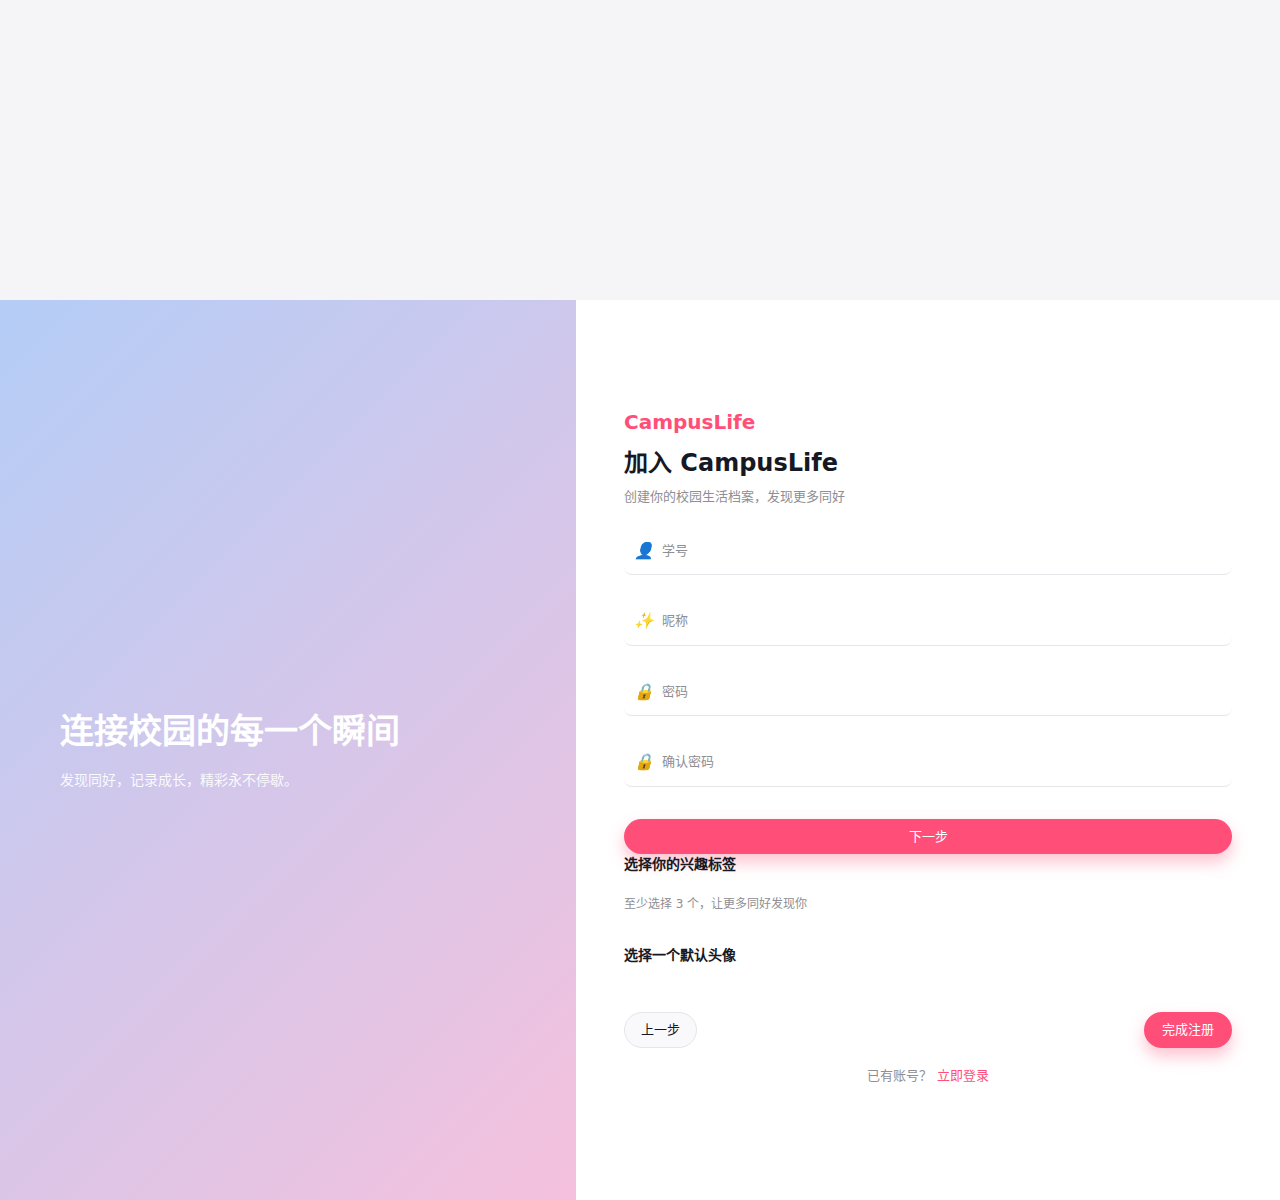
<file: register.html>
<!DOCTYPE html>
<html lang="zh-CN">
<head>
  <meta charset="UTF-8" />
  <meta name="viewport" content="width=device-width, initial-scale=1.0" />
  <title>注册 - CampusLife 校园生活交友平台</title>
  <link rel="stylesheet" href="css/reset.css" />
  <link rel="stylesheet" href="css/variables.css" />
  <link rel="stylesheet" href="css/components.css" />
  <link rel="stylesheet" href="css/layout.css" />
</head>
<body data-page="register">
  <!-- 视频背景 -->
  <video id="bgVideoDay" class="bg-video bg-video--day" autoplay muted loop playsinline>
    <source src="video/水墨.mp4" type="video/mp4" />
  </video>
  <video id="bgVideoNight" class="bg-video bg-video--night" autoplay muted loop playsinline>
    <source src="video/night-sky.mp4" type="video/mp4" />
  </video>

  <div class="auth-page">
    <div class="auth-promo-section">
      <div class="auth-promo-overlay"></div>
      <div class="auth-promo-content">
        <h1>连接校园的每一个瞬间</h1>
        <p>发现同好，记录成长，精彩永不停歇。</p>
      </div>
    </div>

    <main class="main main--auth">
      <div class="auth-container">
        <header class="auth-header">
          <a href="index.html" class="auth-logo">CampusLife</a>
          <h1 class="auth-title">加入 CampusLife</h1>
          <p class="auth-subtitle">创建你的校园生活档案，发现更多同好</p>
        </header>

        <!-- Step 1: 基础信息注册 -->
        <form id="registerForm" class="auth-form" data-step="1">
          <div class="input-field-wrapper">
            <input type="text" id="regStudentId" name="studentId" required placeholder="" autocomplete="username" />
            <label for="regStudentId">学号</label>
            <i class="icon-user"></i>
          </div>

          <div class="input-field-wrapper">
            <input type="text" id="regNickname" name="nickname" required placeholder="" />
            <label for="regNickname">昵称</label>
            <i class="icon-nickname"></i>
          </div>

          <div class="input-field-wrapper input-field-wrapper--password">
            <input type="password" id="regPassword" name="password" required placeholder="" autocomplete="new-password" />
            <label for="regPassword">密码</label>
            <i class="icon-lock"></i>
            <button type="button" id="togglePasswordVisibilityBtn" class="password-toggle-btn" aria-label="切换密码可见性"></button>
          </div>

          <div class="input-field-wrapper input-field-wrapper--password">
            <input type="password" id="regConfirmPassword" name="confirmPassword" required placeholder="" autocomplete="new-password" />
            <label for="regConfirmPassword">确认密码</label>
            <i class="icon-lock"></i>
            <button type="button" id="toggleConfirmPasswordVisibilityBtn" class="password-toggle-btn" aria-label="切换确认密码可见性"></button>
          </div>

          <button type="submit" class="btn-primary auth-form__submit">下一步</button>
        </form>

        <!-- Step 2: 兴趣标签 & 默认头像 -->
        <section id="registerStep2" class="auth-form auth-form--step2" hidden aria-label="完善个人兴趣">
          <h2 class="auth-form__subtitle">选择你的兴趣标签</h2>
          <p class="auth-form__hint">至少选择 3 个，让更多同好发现你</p>

          <div id="interestTagOptions" class="tag-list">
            <!-- JS 渲染若干兴趣标签选项，如 #考研 #运动 #美食 -->
          </div>

          <h2 class="auth-form__subtitle">选择一个默认头像</h2>
          <div id="avatarOptions" class="avatar-option-list">
            <!-- JS 渲染若干默认头像选项 -->
          </div>

          <div class="auth-form__actions">
            <button type="button" class="btn-secondary" id="registerBackToStep1Btn">上一步</button>
            <button type="button" class="btn-primary" id="registerCompleteBtn">完成注册</button>
          </div>
        </section>

        <p class="auth-footer">
          已有账号？
          <a href="login.html">立即登录</a>
        </p>
      </div>
    </main>
  </div>

  <script src="js/data-store.js"></script>
  <script src="js/auth.js"></script>
  <script src="js/render.js"></script>
  <script src="js/main.js"></script>
</body>
</html>
</file>
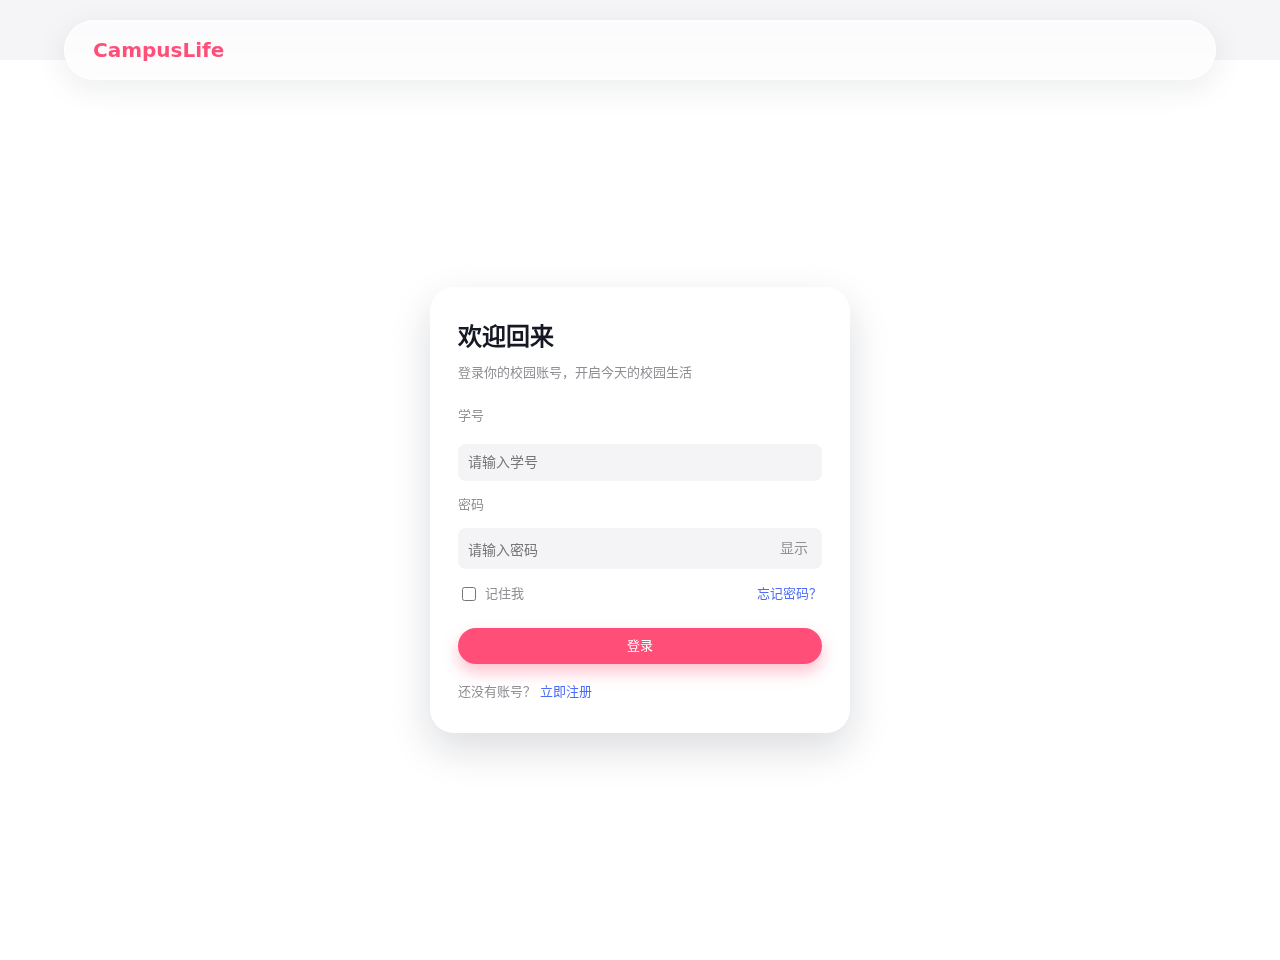
<file: review.html>
<!DOCTYPE html>
<html lang="zh-CN">
<head>
  <meta charset="UTF-8" />
  <meta name="viewport" content="width=device-width, initial-scale=1.0" />
  <title>年度回顾 - CampusLife</title>
  <link rel="stylesheet" href="css/reset.css" />
  <link rel="stylesheet" href="css/variables.css" />
  <link rel="stylesheet" href="css/components.css" />
  <link rel="stylesheet" href="css/layout.css" />
</head>
<body data-page="review">
  <header class="navbar" aria-label="主导航">
    <div class="navbar__left">
      <a href="index.html" class="navbar__logo">CampusLife</a>
    </div>
    <div class="navbar__center"></div>
    <div class="navbar__right">
      <button type="button" class="btn-icon" id="themeToggleBtn" aria-label="切换夜间模式">
        <span class="theme-toggle-icon" aria-hidden="true">🌙</span>
      </button>
      <div class="navbar__user">
        <button type="button" id="userMenuToggle" class="avatar-button" aria-haspopup="true" aria-expanded="false">
          <img src="" alt="用户头像" id="navbarAvatarImg" />
        </button>
        <div class="navbar__user-menu" id="userDropdownMenu" aria-label="用户菜单">
          <a href="login.html" data-auth-visible="guest">登录</a>
          <a href="register.html" data-auth-visible="guest">注册</a>
          <a href="profile.html" data-auth-visible="user">个人中心</a>
          <button type="button" id="logoutBtn" data-auth-visible="user">退出登录</button>
          <a href="admin.html" data-auth-visible="admin">管理员后台</a>
        </div>
      </div>
    </div>
  </header>

  <main class="main main--review">
    <div class="review-header">
      <h1>我的 <span id="reviewYear">2024</span> 年度回顾</h1>
      <select id="yearSelect" class="year-select">
        <!-- JS 渲染年份选项 -->
      </select>
    </div>

    <div class="review-content" id="reviewContent">
      <!-- JS 渲染年度数据 -->
    </div>
  </main>

  <script src="js/data-store.js"></script>
  <script src="js/auth.js"></script>
  <script src="js/render.js"></script>
  <script src="js/main.js"></script>
  <script src="js/review.js"></script>
</body>
</html>
</file>
<file: css/variables.css>
/* variables.css - 全局 CSS 变量与主题设置 */

:root {
  /* 主题色与基础色彩 */
  --color-primary: #ff4f79;
  --color-primary-soft: rgba(255, 79, 121, 0.12);
  --color-primary-hover: #ff2e64;
  --color-secondary: #4b6bfb;
  --color-bg: #f5f5f7;
  --color-surface: #ffffff;
  --color-surface-soft: #f9f9fb;
  --color-border-subtle: #e5e5ea;
  --color-text-main: #161823;
  --color-text-muted: #8e8e93;
  --color-danger: #ff4d4f;

  /* 圆角与阴影 */
  --radius-xs: 4px;
  --radius-sm: 8px;
  --radius-md: 12px;
  --radius-lg: 16px;
  --radius-pill: 999px;

  --shadow-soft: 0 8px 24px rgba(0, 0, 0, 0.06);
  --shadow-elevated: 0 16px 40px rgba(15, 23, 42, 0.15);

  /* 尺寸与间距 */
  --navbar-height: 60px;
  --content-max-width: 1180px;
  --sidebar-width: 320px;
  --gutter: 16px;

  /* 字体 */
  --font-sans: system-ui, -apple-system, BlinkMacSystemFont, 'Segoe UI', sans-serif;
  --font-size-xs: 12px;
  --font-size-sm: 13px;
  --font-size-md: 14px;
  --font-size-lg: 16px;
  --font-size-xl: 20px;

  /* 动画与过渡 */
  --transition-fast: 0.15s ease-out;
  --transition-normal: 0.25s ease;

  /* 夜间模式变量（默认值与日间一致，JS 切换 data-theme="dark" 时覆盖） */
  --color-bg-elevated: var(--color-surface);
  --color-input-bg: #f4f4f6;
}

/* 夜间模式：通过在 body 上设置 data-theme="dark" 启用 */

body[data-theme='dark'] {
  --color-bg: #0b1020;
  --color-bg-elevated: #151a2c;
  --color-surface: #151a2c;
  --color-surface-soft: #101524;
  --color-border-subtle: rgba(148, 163, 184, 0.4);
  --color-text-main: #e5e7eb;
  --color-text-muted: #9ca3af;
  --color-input-bg: #111827;
  --shadow-soft: 0 10px 30px rgba(15, 23, 42, 0.6);
}

body {
  background-color: var(--color-bg);
  color: var(--color-text-main);
  font-family: var(--font-sans);
  font-size: var(--font-size-md);
}

/* 首页背景：弥散光感 + 噪点纹理 */
body[data-page='index'] {
  position: relative;
  background: var(--color-bg);
}

/* 视频背景 */
body[data-page='index'] .bg-video {
  position: fixed;
  top: 0;
  left: 0;
  width: 100%;
  height: 100%;
  object-fit: cover;
  z-index: -1;
  pointer-events: none;
  transition: opacity 0.8s ease;
}

/* 默认（日间模式） */
body[data-page='index'] .bg-video--day {
  opacity: 1;
}
body[data-page='index'] .bg-video--night {
  opacity: 0;
}

/* 夜间模式 */
body[data-page='index'][data-theme='dark'] .bg-video--day {
  opacity: 0;
}
body[data-page='index'][data-theme='dark'] .bg-video--night {
  opacity: 1;
}

body[data-page='index']::before {
  content: '';
  position: fixed;
  inset: 0;
  background: 
    radial-gradient(circle at 20% 30%, rgba(255, 79, 121, 0.15) 0%, transparent 50%),
    radial-gradient(circle at 80% 70%, rgba(75, 107, 251, 0.12) 0%, transparent 50%),
    transparent;
  filter: blur(60px);
  pointer-events: none;
  z-index: 0;
  animation: aurora-move 28s ease-in-out infinite alternate;
}

body[data-page='index']::after {
  content: '';
  position: fixed;
  inset: 0;
  background-image: 
    repeating-linear-gradient(0deg, transparent, transparent 2px, rgba(0, 0, 0, 0.015) 2px, rgba(0, 0, 0, 0.015) 4px),
    repeating-linear-gradient(90deg, transparent, transparent 2px, rgba(0, 0, 0, 0.015) 2px, rgba(0, 0, 0, 0.015) 4px);
  opacity: 0.4;
  pointer-events: none;
  z-index: 0;
}

/* 夜间模式：在视频背景上叠加40%透明度的黑色遮罩，让夜景视频更清晰 */
body[data-page='index'][data-theme='dark']::after {
  background-image: 
    repeating-linear-gradient(0deg, transparent, transparent 2px, rgba(0, 0, 0, 0.015) 2px, rgba(0, 0, 0, 0.015) 4px),
    repeating-linear-gradient(90deg, transparent, transparent 2px, rgba(0, 0, 0, 0.015) 2px, rgba(0, 0, 0, 0.015) 4px),
    rgba(0, 0, 0, 0.4);
  opacity: 1;
}

body[data-page='index'] .main--home,
body[data-page='index'] .hero,
body[data-page='index'] .navbar {
  position: relative;
  z-index: 1;
}

@keyframes aurora-move {
  0% {
    transform: translate3d(0, 0, 0) scale(1);
    filter: blur(60px);
  }
  50% {
    transform: translate3d(-40px, -20px, 0) scale(1.05);
    filter: blur(70px);
  }
  100% {
    transform: translate3d(40px, 20px, 0) scale(1.08);
    filter: blur(80px);
  }
}
</file>
<file: css/components.css>
/* 避免 review 页出现水平滚动和左侧空白 */
body[data-page='review'] {
  overflow-x: hidden;
  scroll-snap-type: y mandatory; /* 让全页成为滚动容器 */
  scroll-behavior: smooth;
  overscroll-behavior-y: contain;
  margin: 0;
}
/* components.css - 公共组件样式 */

/* 顶部导航栏 - 悬浮胶囊状（灵动岛） */

.navbar {
  position: sticky;
  top: 20px;
  z-index: 100;
  height: var(--navbar-height);
  display: flex;
  align-items: center;
  justify-content: space-between;
  padding: 0 28px;
  margin: 0 auto;
  max-width: 90%;
  width: 100%;
  background-color: rgba(255, 255, 255, 0.6);
  backdrop-filter: blur(24px) saturate(180%);
  -webkit-backdrop-filter: blur(24px) saturate(180%);
  border-radius: calc(var(--navbar-height) / 2);
  border: 1px solid rgba(255, 255, 255, 0.5);
  box-shadow: 
    0 8px 32px rgba(15, 23, 42, 0.08),
    0 1px 0 rgba(255, 255, 255, 0.6) inset,
    0 -1px 0 rgba(255, 255, 255, 0.3) inset;
  transition: transform 0.3s ease, box-shadow 0.3s ease;
}

body[data-page='index'] .navbar {
  animation: navbarSlideDown 0.6s ease-out;
}

@keyframes navbarSlideDown {
  from {
    opacity: 0;
    transform: translateY(-20px);
  }
  to {
    opacity: 1;
    transform: translateY(0);
  }
}

body[data-theme='dark'] .navbar {
  background-color: rgba(15, 23, 42, 0.75);
  border-color: rgba(255, 255, 255, 0.1);
  box-shadow: 0 8px 32px rgba(0, 0, 0, 0.4), 0 1px 0 rgba(255, 255, 255, 0.05) inset;
}

.navbar--simple {
  justify-content: flex-start;
}

.navbar__left,
.navbar__center,
.navbar__right {
  display: flex;
  align-items: center;
}

.navbar__center {
  flex: 1;
  justify-content: center;
}

.navbar__right {
  gap: 12px;
}

.navbar__right a.btn-icon {
  display: inline-flex;
  align-items: center;
  justify-content: center;
  text-decoration: none;
  font-size: 18px;
}

/* 首页：弱化顶部导航，主要承担搜索与用户入口 */
body[data-page='index'] .navbar__left {
  display: none;
}

body[data-page='index'] .navbar__right > .btn-icon {
  display: none;
}

body[data-page='index'] #themeToggleBtn {
  display: inline-flex;
}

/* ==== 左侧悬浮玻璃 Dock ==== */

.app-dock {
  position: fixed;
  top: 80px;
  bottom: 24px;
  left: 16px;
  width: 80px;
  z-index: 90;
  pointer-events: none;
}

.app-dock__inner {
  height: 100%;
  width: 100%;
  display: flex;
  flex-direction: column;
  justify-content: space-between;
  padding: 12px 10px;
  border-radius: 24px;
  background: radial-gradient(circle at 0 0, rgba(255, 255, 255, 0.8), rgba(248, 250, 252, 0.75));
  backdrop-filter: blur(30px) saturate(180%);
  -webkit-backdrop-filter: blur(30px) saturate(180%);
  border: 1px solid rgba(255, 255, 255, 0.9);
  box-shadow: 0 18px 40px rgba(148, 163, 184, 0.4);
  transition: width 0.3s ease, box-shadow 0.3s ease, transform 0.3s ease;
  pointer-events: auto;
}

.app-dock:hover .app-dock__inner,
.app-dock:focus-within .app-dock__inner {
  width: 240px;
  transform: translateX(4px);
}

.app-dock__top {
  display: flex;
  flex-direction: column;
  gap: 16px;
}

.app-dock__logo {
  width: 40px;
  height: 40px;
  border-radius: 16px;
  background: radial-gradient(circle at 20% 20%, #f97316, #ec4899);
  display: flex;
  align-items: center;
  justify-content: center;
  font-weight: 800;
  font-size: 16px;
  color: #fff;
  box-shadow: 0 10px 25px rgba(248, 113, 113, 0.4);
}

.app-dock__nav {
  display: flex;
  flex-direction: column;
  gap: 6px;
}

.app-dock__item {
  display: flex;
  align-items: center;
  gap: 10px;
  padding: 10px 12px;
  border-radius: 999px;
  color: #1f2937;
  text-decoration: none;
  font-size: 13px;
  white-space: nowrap;
  cursor: pointer;
  position: relative;
  overflow: hidden;
  transition: background-color 0.2s ease, color 0.2s ease, transform 0.2s ease, box-shadow 0.2s ease;
}

.app-dock__item::before {
  content: '';
  position: absolute;
  inset: 0;
  background: radial-gradient(circle at 10% 0, rgba(244, 114, 182, 0.35), transparent 55%);
  opacity: 0;
  transition: opacity 0.2s ease;
}

.app-dock__item:hover::before {
  opacity: 1;
}

.app-dock__item:hover {
  transform: translateY(-1px);
}

.app-dock__icon {
  width: 32px;
  height: 32px;
  border-radius: 999px;
  display: inline-flex;
  align-items: center;
  justify-content: center;
  font-size: 20px;
  background-color: rgba(255, 255, 255, 0.9);
  position: relative;
  z-index: 1;
}

.app-dock__label {
  opacity: 0;
  transform: translateX(-4px);
  transition: opacity 0.25s ease, transform 0.25s ease;
  position: relative;
  z-index: 1;
}

.app-dock:hover .app-dock__label,
.app-dock:focus-within .app-dock__label {
  opacity: 1;
  transform: translateX(0);
}

.app-dock__item--active {
  background: linear-gradient(135deg, rgba(244, 114, 182, 0.85), rgba(59, 130, 246, 0.9));
  box-shadow: 0 18px 40px rgba(56, 189, 248, 0.5);
}

.app-dock__item--active .app-dock__icon {
  background-color: rgba(15, 23, 42, 0.96);
}

.app-dock__bottom {
  margin-top: auto;
}

.app-dock__item--profile {
  margin-top: 8px;
}

@media (max-width: 960px) {
  .app-dock {
    display: none;
  }
}

.navbar__logo {
  font-weight: 700;
  font-size: 20px;
  color: var(--color-primary);
}

.navbar__badge {
  margin-left: 8px;
  padding: 2px 8px;
  border-radius: var(--radius-pill);
  background-color: var(--color-primary-soft);
  color: var(--color-primary);
  font-size: var(--font-size-xs);
}

/* 搜索框 */

.navbar__search {
  display: flex;
  align-items: center;
  max-width: 480px;
  width: 100%;
  background-color: var(--color-input-bg);
  border-radius: var(--radius-pill);
  padding: 4px 6px 4px 14px;
}

.navbar__search input[type='search'] {
  flex: 1;
  border: none;
  background: transparent;
  padding: 6px 4px;
  font-size: var(--font-size-sm);
}

.navbar__search button {
  padding: 6px 14px;
  border-radius: var(--radius-pill);
  background-color: var(--color-primary);
  color: #fff;
  font-size: var(--font-size-sm);
  transition: background-color var(--transition-fast), transform var(--transition-fast);
}

.navbar__search button:hover {
  background-color: var(--color-primary-hover);
  transform: translateY(-1px);
}

/* 图标按钮 & 头像按钮 */

.btn-icon {
  width: 32px;
  height: 32px;
  border-radius: 50%;
  display: inline-flex;
  align-items: center;
  justify-content: center;
  background-color: var(--color-input-bg);
  color: var(--color-text-main);
  transition: background-color var(--transition-fast), transform var(--transition-fast), box-shadow var(--transition-fast);
}

.btn-icon:hover {
  background-color: var(--color-primary-soft);
  color: var(--color-primary);
  box-shadow: var(--shadow-soft);
  transform: translateY(-1px);
}

.avatar-button {
  width: 32px;
  height: 32px;
  border-radius: 50%;
  overflow: hidden;
  border: 1px solid rgba(148, 163, 184, 0.5);
  background-color: var(--color-surface-soft);
}

.avatar-button img {
  width: 100%;
  height: 100%;
  object-fit: cover;
}

.navbar__user {
  position: relative;
}

.navbar__user-menu {
  position: absolute;
  right: 0;
  top: calc(100% + 8px);
  min-width: 160px;
  padding: 8px 0;
  background-color: var(--color-surface);
  border-radius: var(--radius-md);
  box-shadow: var(--shadow-soft);
  display: none;
}

.navbar__user-menu a,
.navbar__user-menu button {
  display: block;
  width: 100%;
  text-align: left;
  padding: 8px 14px;
  background: transparent;
  font-size: var(--font-size-sm);
}

.navbar__user-menu a:hover,
.navbar__user-menu button:hover {
  background-color: var(--color-surface-soft);
}

.navbar__user-menu.is-open {
  display: block;
}

/* 顶部跑马灯 */

.top-marquee {
  position: relative;
  z-index: 90;
  background: linear-gradient(90deg, #ffe1e9, #ffece3);
  color: #c2410c;
  font-size: var(--font-size-sm);
  overflow: hidden;
}

body[data-theme='dark'] .top-marquee {
  background: linear-gradient(90deg, #1f2933, #111827);
  color: #fbbf24;
}

.top-marquee__content {
  padding: 6px 16px;
  white-space: nowrap;
  animation: marquee-scroll 18s linear infinite;
}

@keyframes marquee-scroll {
  0% {
    transform: translateX(0);
  }
  100% {
    transform: translateX(-50%);
  }
}

/* 按钮风格 */

.btn-primary {
  padding: 8px 18px;
  border-radius: var(--radius-pill);
  background-color: var(--color-primary);
  color: #fff;
  font-size: var(--font-size-sm);
  font-weight: 500;
  box-shadow: 0 8px 16px rgba(255, 79, 121, 0.35);
  transition: background-color var(--transition-fast), transform var(--transition-fast), box-shadow var(--transition-fast);
}

.btn-primary:hover {
  background-color: var(--color-primary-hover);
  transform: translateY(-1px);
  box-shadow: var(--shadow-elevated);
}

.btn-secondary {
  padding: 7px 16px;
  border-radius: var(--radius-pill);
  background-color: var(--color-surface-soft);
  border: 1px solid var(--color-border-subtle);
  font-size: var(--font-size-sm);
  color: var(--color-text-main);
  transition: background-color var(--transition-fast), border-color var(--transition-fast);
}

.btn-secondary:hover {
  background-color: var(--color-primary-soft);
  border-color: var(--color-primary);
}

.btn-danger {
  padding: 7px 16px;
  border-radius: var(--radius-pill);
  background-color: var(--color-danger);
  color: #fff;
  font-size: var(--font-size-sm);
  transition: background-color var(--transition-fast);
}

.btn-danger:hover {
  background-color: #e02424;
}

.link-button {
  background: none;
  padding: 0;
  font-size: var(--font-size-sm);
  color: var(--color-secondary);
}

.link-button:hover {
  text-decoration: underline;
}

/* 输入框与表单 */

.input-group {
  display: flex;
  align-items: center;
  border-radius: var(--radius-sm);
  background-color: var(--color-input-bg);
  padding-right: 4px;
}

.input-group input[type='password'],
.input-group input[type='text'] {
  flex: 1;
  border-radius: var(--radius-sm) 0 0 var(--radius-sm);
  padding: 8px 10px;
  background: transparent;
}

.input-group__suffix {
  border-radius: 0 var(--radius-sm) var(--radius-sm) 0;
  padding: 0 10px;
  background: transparent;
  color: var(--color-text-muted);
}

.auth-card {
  max-width: 420px;
  width: 100%;
  margin: 0 auto;
  padding: 32px 28px;
  border-radius: 24px;
  background-color: var(--color-surface);
  box-shadow: var(--shadow-elevated);
}

.auth-card__title {
  font-size: 24px;
  margin-bottom: 8px;
}

.auth-card__subtitle {
  font-size: var(--font-size-sm);
  color: var(--color-text-muted);
  margin-bottom: 24px;
}

.auth-form {
  display: flex;
  flex-direction: column;
  gap: 14px;
}

.auth-form label {
  font-size: var(--font-size-sm);
  color: var(--color-text-muted);
}

.auth-form input,
.auth-form textarea,
.auth-form select {
  margin-top: 4px;
  width: 100%;
  padding: 8px 10px;
  border-radius: var(--radius-sm);
  background-color: var(--color-input-bg);
}

.auth-form__row {
  display: flex;
  align-items: center;
  gap: 12px;
}

.auth-form__row--between {
  justify-content: space-between;
}

.auth-form__submit {
  margin-top: 10px;
  width: 100%;
}

.auth-card__footer {
  margin-top: 18px;
  font-size: var(--font-size-sm);
  color: var(--color-text-muted);
}

.auth-card__footer a {
  color: var(--color-secondary);
}

.checkbox {
  display: inline-flex;
  align-items: center;
  gap: 6px;
  font-size: var(--font-size-sm);
}

.checkbox input[type='checkbox'] {
  width: 14px;
  height: 14px;
}

/* 登录 / 注册页：左右分屏画报风格 */

.auth-promo-section {
  position: relative;
  overflow: hidden;
  background-image: url('https://images.pexels.com/photos/207691/pexels-photo-207691.jpeg?auto=compress&cs=tinysrgb&w=1600');
  background-size: cover;
  background-position: center;
}

.auth-promo-overlay {
  position: absolute;
  inset: 0;
  background: linear-gradient(135deg, rgba(59, 130, 246, 0.35), rgba(244, 114, 182, 0.4));
}

.auth-promo-content {
  position: relative;
  z-index: 1;
  height: 100%;
  display: flex;
  flex-direction: column;
  align-items: flex-start;
  justify-content: center;
  padding: 60px;
  color: #fff;
}

.auth-promo-content h1 {
  font-size: 34px;
  line-height: 1.3;
  margin-bottom: 16px;
}

.auth-promo-content p {
  font-size: var(--font-size-md);
  opacity: 0.9;
  max-width: 360px;
}

.auth-container {
  max-width: none;
  width: 100%;
  padding: 40px 48px 48px;
  margin: 0;
  /* 让整块白色区域就是“卡片”，这里不再单独加背景和阴影 */
  background-color: transparent;
  box-shadow: none;
  border-radius: 0;
}

.auth-header {
  text-align: left;
  margin-bottom: 20px;
}

.auth-logo {
  display: inline-block;
  font-size: 20px;
  font-weight: 700;
  color: var(--color-primary);
  margin-bottom: 8px;
  text-decoration: none;
}

.auth-title {
  font-size: 24px;
  margin-bottom: 6px;
}

.auth-subtitle {
  font-size: var(--font-size-sm);
  color: var(--color-text-muted);
}

.auth-footer {
  margin-top: 18px;
  font-size: var(--font-size-sm);
  color: var(--color-text-muted);
  text-align: center;
}

.auth-footer a {
  color: var(--color-primary);
  font-weight: 500;
}

.auth-footer a:hover {
  text-decoration: underline;
}

/* 浮动标签输入框 */

.input-field-wrapper {
  position: relative;
  display: flex;
  align-items: center;
  margin-bottom: 8px;
}

.input-field-wrapper input {
  width: 100%;
  padding: 14px 40px 10px 38px;
  border: none;
  border-bottom: 1px solid var(--color-border-subtle);
  background-color: transparent;
  font-size: var(--font-size-sm);
  outline: none;
  transition: border-color 0.2s ease, box-shadow 0.2s ease;
}

.input-field-wrapper input:focus {
  border-color: var(--color-primary);
  box-shadow: 0 6px 16px rgba(59, 130, 246, 0.15);
}

.input-field-wrapper label {
  position: absolute;
  left: 38px;
  top: 50%;
  transform: translateY(-50%);
  font-size: var(--font-size-sm);
  color: var(--color-text-muted);
  pointer-events: none;
  transition: all 0.15s ease-out;
}

/* 有内容或聚焦时，标签上浮 */
.input-field-wrapper input:focus + label,
.input-field-wrapper input:not(:placeholder-shown) + label {
  top: 6px;
  font-size: var(--font-size-xs);
  color: var(--color-primary);
}

/* 左侧小图标 */
.input-field-wrapper i {
  position: absolute;
  left: 10px;
  top: 50%;
  transform: translateY(-50%);
  font-size: 16px;
  color: var(--color-text-muted);
  pointer-events: none;
}

.icon-user::before {
  content: '👤';
}

.icon-lock::before {
  content: '🔒';
}

.icon-nickname::before {
  content: '✨';
}

/* 密码框右侧“小眼睛”按钮 */
.input-field-wrapper--password .password-toggle-btn {
  position: absolute;
  right: 8px;
  top: 50%;
  transform: translateY(-50%);
  width: 26px;
  height: 26px;
  border-radius: 50%;
  border: none;
  background-color: transparent;
  cursor: pointer;
  font-size: 12px;
  color: var(--color-text-muted);
  display: inline-flex;
  align-items: center;
  justify-content: center;
  transition: background-color 0.2s ease, color 0.2s ease;
}

.input-field-wrapper--password .password-toggle-btn:hover {
  background-color: var(--color-input-bg);
  color: var(--color-primary);
}

/* 登录/注册页在小屏幕的适配 */
@media (max-width: 960px) {
  .auth-container {
    box-shadow: none;
    border-radius: 0;
    padding: 28px 20px 32px;
  }
}

/* Tabs 标签页 - 选中态流动感 */

.tabs {
  display: flex;
  align-items: center;
  padding: 4px;
  border-radius: var(--radius-pill);
  background-color: rgba(255, 255, 255, 0.4);
  justify-content: space-around;
  position: relative;
}

.tabs--pill {
  background-color: rgba(255, 255, 255, 0.3);
  border-radius: var(--radius-pill);
  padding: 4px;
  display: flex;
  width: fit-content;
  margin: 0 auto;
  position: relative;
}

.tabs--pill::before {
  content: '';
  position: absolute;
  top: 4px;
  left: var(--active-tab-left, 4px);
  width: var(--active-tab-width, calc(50% - 4px));
  height: calc(100% - 8px);
  background-color: rgba(255, 255, 255, 0.9);
  border-radius: var(--radius-pill);
  transition: left 0.3s cubic-bezier(0.4, 0, 0.2, 1), width 0.3s cubic-bezier(0.4, 0, 0.2, 1);
  z-index: 0;
  box-shadow: 0 2px 8px rgba(0, 0, 0, 0.08);
}

.tabs--pill .tab:nth-child(2).is-active ~ .tab.is-active ~ *,
.tabs--pill .tab:nth-child(2).is-active {
  /* 当第二个tab激活时，背景滑动到右侧 */
}

.tabs--pill .tab {
  padding: 8px 24px;
  border-radius: var(--radius-pill);
  font-size: var(--font-size-sm);
  color: var(--color-text-muted);
  background-color: transparent;
  transition: color 0.3s ease;
  position: relative;
  z-index: 1;
  border: none;
  cursor: pointer;
}

.tabs--pill .tab.is-active {
  color: var(--color-primary);
  font-weight: 600;
}

/* 动态调整背景位置 */
.tabs--pill .tab:first-child.is-active ~ * {
  /* 第一个激活 */
}

.tabs--pill .tab:nth-child(2).is-active ~ * {
  /* 第二个激活，背景滑动 */
}

.tab {
  padding: 6px 16px;
  border-radius: var(--radius-pill);
  font-size: var(--font-size-sm);
  color: var(--color-text-muted);
  position: relative;
  z-index: 1;
  transition: color 0.3s ease;
}

.tab.is-active {
  color: var(--color-primary);
  font-weight: 600;
}

/* 卡片类组件：动态卡片、侧边栏、详情等将重用 */

.card {
  background-color: #ffffff;
  border-radius: 20px;
  padding: 20px;
  border: 1px solid rgba(255, 255, 255, 0.6);
  position: relative;
  transition: transform 0.2s ease, box-shadow 0.2s ease;
  animation: cardFadeInUp 0.5s ease-out backwards;
  /* 环境色阴影（淡粉色） */
  box-shadow: 0 10px 40px -10px rgba(255, 100, 100, 0.15);
  /* 鼠标跟随光斑效果 */
  --mouse-x: 50%;
  --mouse-y: 50%;
  overflow: hidden;
}

.card::after {
  content: '';
  position: absolute;
  top: 0;
  left: 0;
  right: 0;
  bottom: 0;
  background: radial-gradient(
    circle 300px at var(--mouse-x) var(--mouse-y),
    rgba(255, 79, 121, 0.08) 0%,
    transparent 50%
  );
  opacity: 0;
  pointer-events: none;
  transition: opacity 0.3s ease;
  z-index: 1;
}

.card:hover::after {
  opacity: 1;
}

@keyframes cardFadeInUp {
  from {
    opacity: 0;
    transform: translateY(20px);
  }
  to {
    opacity: 1;
    transform: translateY(0);
  }
}

.card:nth-child(1) { animation-delay: 0.1s; }
.card:nth-child(2) { animation-delay: 0.15s; }
.card:nth-child(3) { animation-delay: 0.2s; }
.card:nth-child(4) { animation-delay: 0.25s; }
.card:nth-child(5) { animation-delay: 0.3s; }

.card:hover {
  transform: translateY(-4px);
  box-shadow: 0 16px 50px -12px rgba(255, 100, 100, 0.2);
}

/* 动态卡片图片九宫格（仅结构，具体布局在 layout.css 中补充） */

.post-card__images-grid {
  margin-top: 12px;
  margin-left: -20px;
  margin-right: -20px;
  margin-bottom: -20px;
  display: grid;
  gap: 0;
  border-radius: 0 0 24px 24px;
  overflow: hidden;
  position: relative;
  z-index: 0;
}

/* 当有图片时，footer需要添加顶部padding */
.post-card:has(.post-card__images-grid) .post-card__footer {
  margin-top: 0;
  padding-top: 16px;
  background-color: var(--color-surface);
  border-radius: 0 0 24px 24px;
}

.post-card__images-grid--single .post-card__image-wrapper {
  aspect-ratio: 16 / 9;
}

.post-card__images-grid--multi .post-card__image-wrapper {
  aspect-ratio: 1 / 1;
}

.post-card__image-wrapper {
  position: relative;
  overflow: hidden;
  background-color: var(--color-surface-soft);
  cursor: pointer;
  transition: transform 0.3s ease;
}

.post-card__images-grid--single .post-card__image-wrapper {
  border-radius: 0;
}

.post-card__images-grid--multi .post-card__image-wrapper {
  border-radius: 0;
}

.post-card__images-grid--multi .post-card__image-wrapper:not(:last-child) {
  border-right: 1px solid rgba(255, 255, 255, 0.1);
}

.post-card__images-grid--multi .post-card__image-wrapper:nth-child(3n+1):not(:nth-last-child(-n+3)) {
  border-bottom: 1px solid rgba(255, 255, 255, 0.1);
}

.post-card__image-wrapper:hover {
  transform: scale(1.02);
  z-index: 1;
}

.post-card__image-wrapper img {
  width: 100%;
  height: 100%;
  object-fit: cover;
  display: block;
  transition: transform 0.3s ease;
}

.post-card__image-wrapper:hover img {
  transform: scale(1.05);
}

.post-card__meta {
  display: flex;
  align-items: center;
  gap: 10px;
  margin-bottom: 8px;
}

.post-card__avatar {
  width: 40px;
  height: 40px;
  border-radius: 50%;
  overflow: hidden;
}

.post-card__avatar img {
  width: 100%;
  height: 100%;
  object-fit: cover;
}

.post-card__author {
  font-weight: 600;
  font-size: var(--font-size-sm);
}

.post-card__time {
  font-size: var(--font-size-xs);
  color: var(--color-text-muted);
}

.post-card__content {
  margin-top: 4px;
  font-size: var(--font-size-lg);
  line-height: 1.6;
  max-height: calc(1.6em * 3);
  overflow: hidden;
  position: relative;
  padding-bottom: 12px;
  font-weight: 500;
}

.post-card__footer {
  display: flex;
  align-items: center;
  justify-content: space-between;
  margin-top: 10px;
  padding-top: 12px;
  position: relative;
  z-index: 2;
  opacity: 0;
  transform: translateY(6px);
  transition: opacity 0.2s ease, transform 0.2s ease;
}

.post-card:hover .post-card__footer {
  opacity: 1;
  transform: translateY(0);
}

.post-card__actions {
  display: inline-flex;
  align-items: center;
  gap: 8px;
}

.post-card__action {
  display: inline-flex;
  align-items: center;
  gap: 6px;
  padding: 8px 12px;
  border-radius: 12px;
  font-size: var(--font-size-sm);
  color: var(--color-text-muted);
  background-color: var(--color-surface-soft);
  border: none;
  cursor: pointer;
  transition: all 0.2s ease;
  position: relative;
}

.post-card__action:hover {
  background-color: var(--color-primary-soft);
  color: var(--color-primary);
  transform: translateY(-1px);
}

.post-card__action:active {
  transform: translateY(0) scale(0.98);
}

.post-card__action--like.is-liked {
  color: var(--color-primary);
  background-color: rgba(255, 79, 121, 0.15);
}

.post-card__action--like.is-liked:hover {
  background-color: rgba(255, 79, 121, 0.25);
}

.post-card__action--favorite.is-favorited {
  color: #f59e0b;
  background-color: rgba(245, 158, 11, 0.15);
}

.post-card__action--favorite.is-favorited:hover {
  background-color: rgba(245, 158, 11, 0.25);
}

.post-card__action--repost.is-reposted {
  color: #10b981;
  background-color: rgba(16, 185, 129, 0.15);
}

.post-card__action--repost.is-reposted:hover {
  background-color: rgba(16, 185, 129, 0.25);
}

/* 点赞动画 */
.post-card__action--like.is-liked span:first-child {
  animation: likeBounce 0.5s ease;
}

@keyframes likeBounce {
  0%, 100% { transform: scale(1); }
  25% { transform: scale(0.8); }
  50% { transform: scale(1.2); }
  75% { transform: scale(1.05); }
}

.post-card--repost {
  border-left: 3px solid #10b981;
}

.post-card__tags {
  margin-top: 12px;
  display: flex;
  flex-wrap: wrap;
  gap: 6px;
  position: relative;
  z-index: 2;
}

.post-card__tags .tag {
  display: inline-block;
  padding: 4px 10px;
  border-radius: 12px;
  background-color: var(--color-primary-soft);
  color: var(--color-primary);
  font-size: var(--font-size-xs);
  font-weight: 500;
}

.post-card__repost-info {
  padding: 8px 12px;
  margin: 8px 0;
  background-color: var(--color-surface-soft);
  border-radius: var(--radius-md);
  font-size: var(--font-size-sm);
  color: var(--color-text-muted);
  position: relative;
  z-index: 2;
}

.post-card__repost-label {
  margin-right: 6px;
}

.post-card__repost-author {
  font-weight: 500;
  color: var(--color-text);
}

/* 转发模态框 */
.repost-original {
  padding: 12px;
  margin-bottom: 12px;
  border-radius: var(--radius-md);
  background-color: var(--color-surface-soft);
  border: 1px solid var(--color-border-subtle);
}

.repost-original__header {
  display: flex;
  align-items: center;
  gap: 8px;
  margin-bottom: 8px;
}

.repost-original__avatar {
  width: 24px;
  height: 24px;
  border-radius: 50%;
  object-fit: cover;
}

.repost-original__author {
  font-size: var(--font-size-sm);
  font-weight: 500;
  color: var(--color-text);
}

.repost-original__content {
  font-size: var(--font-size-sm);
  color: var(--color-text-muted);
  line-height: 1.5;
}

/* 详情页操作按钮 */
.post-detail__actions {
  display: flex;
  justify-content: space-between;
  align-items: center;
  margin-bottom: 16px;
  padding: 12px;
  border-radius: var(--radius-md);
  background-color: var(--color-surface);
}

.post-detail__public-actions {
  display: flex;
  gap: 8px;
}

.post-detail__public-actions button.is-favorited {
  background-color: #fef3c7;
  color: #f59e0b;
}

/* 私信界面 */
.modal__content--message {
  max-width: 600px;
  max-height: 80vh;
  display: flex;
  flex-direction: column;
}

.message-container {
  display: flex;
  flex-direction: column;
  height: 500px;
}

.message-user-info {
  display: flex;
  align-items: center;
  gap: 12px;
  padding: 12px;
  border-bottom: 1px solid var(--color-border-subtle);
}

.message-user-info__avatar {
  width: 40px;
  height: 40px;
  border-radius: 50%;
  overflow: hidden;
}

.message-user-info__avatar img {
  width: 100%;
  height: 100%;
  object-fit: cover;
}

.message-user-info__name {
  font-weight: 500;
  color: var(--color-text);
}

.message-list {
  flex: 1;
  overflow-y: auto;
  padding: 16px;
}

.message-empty {
  text-align: center;
  padding: 40px 20px;
  color: var(--color-text-muted);
}

.message-empty__hint {
  font-size: var(--font-size-xs);
  margin-top: 8px;
  color: var(--color-text-muted);
  opacity: 0.7;
}

.message-form {
  display: flex;
  gap: 8px;
  padding: 12px;
  border-top: 1px solid var(--color-border-subtle);
}

.message-form textarea {
  flex: 1;
  padding: 8px 10px;
  border-radius: var(--radius-md);
  background-color: var(--color-input-bg);
  resize: none;
}

.message-form textarea:disabled {
  opacity: 0.5;
  cursor: not-allowed;
}

.message-form button:disabled {
  opacity: 0.5;
  cursor: not-allowed;
}

/* 评论区组件 */

.comments__form {
  margin-top: 16px;
  display: flex;
  flex-direction: column;
  gap: 10px;
}

.comments__input-group {
  display: flex;
  gap: 8px;
}

.comments__input-group textarea {
  flex: 1;
  padding: 8px 10px;
  border-radius: var(--radius-md);
  background-color: var(--color-input-bg);
}

.comments__emoji-toggle {
  align-self: flex-end;
}

.emoji-picker {
  display: flex;
  flex-wrap: wrap;
  gap: 6px;
  padding: 8px;
  border-radius: var(--radius-md);
  background-color: var(--color-surface-soft);
}

.emoji-picker button {
  padding: 4px 6px;
  font-size: 16px;
  border-radius: var(--radius-sm);
}

.comments__list {
  margin-top: 12px;
  display: flex;
  flex-direction: column;
  gap: 10px;
}

.comment-item {
  display: flex;
  gap: 10px;
}

.comment-item__avatar {
  width: 32px;
  height: 32px;
  border-radius: 50%;
  overflow: hidden;
}

.comment-item__body {
  flex: 1;
}

.comment-item__meta {
  display: flex;
  align-items: center;
  gap: 8px;
  font-size: var(--font-size-xs);
  color: var(--color-text-muted);
}

.comment-item__content {
  margin-top: 2px;
  font-size: var(--font-size-sm);
}

/* 模态框组件 */

.modal {
  position: fixed;
  inset: 0;
  display: none;
  align-items: center;
  justify-content: center;
  z-index: 200;
}

.modal.is-open {
  display: flex;
}

.modal__overlay {
  position: absolute;
  inset: 0;
  background-color: rgba(15, 23, 42, 0.45);
}

.modal__content {
  position: relative;
  max-width: 520px;
  width: 100%;
  margin: 0 16px;
  border-radius: 20px;
  background-color: var(--color-surface);
  box-shadow: var(--shadow-elevated);
  overflow: hidden;
}

.modal__header {
  padding: 14px 18px;
  border-bottom: 1px solid var(--color-border-subtle);
  display: flex;
  align-items: center;
  justify-content: space-between;
}

.modal__body {
  padding: 16px 18px;
  display: flex;
  flex-direction: column;
  gap: 12px;
}

.modal__body label {
  font-size: var(--font-size-sm);
  color: var(--color-text-muted);
}

.modal__body textarea,
.modal__body input,
.modal__body select {
  margin-top: 4px;
  width: 100%;
  padding: 8px 10px;
  border-radius: var(--radius-sm);
  background-color: var(--color-input-bg);
}

.modal__footer {
  padding: 12px 18px 16px;
  display: flex;
  justify-content: flex-end;
  gap: 10px;
  border-top: 1px solid var(--color-border-subtle);
}

.modal__close {
  font-size: 18px;
}

/* 骨架屏样式 */
.feed-skeleton {
  display: flex;
  flex-direction: column;
  gap: 16px;
}

.skeleton-post-card {
  padding: 20px;
  border-radius: 24px;
  background-color: var(--color-surface);
  box-shadow: 0 4px 20px rgba(15, 23, 42, 0.08);
}

.skeleton-post-card__header {
  display: flex;
  align-items: center;
  gap: 12px;
}

.skeleton-avatar {
  width: 40px;
  height: 40px;
  border-radius: 50%;
  background: linear-gradient(90deg, rgba(148, 163, 184, 0.12), rgba(148, 163, 184, 0.26), rgba(148, 163, 184, 0.12));
  background-size: 200% 100%;
  animation: skeleton-loading 1.1s linear infinite;
}

.skeleton-text,
.skeleton-image {
  border-radius: 12px;
  background: linear-gradient(90deg, rgba(148, 163, 184, 0.12), rgba(148, 163, 184, 0.26), rgba(148, 163, 184, 0.12));
  background-size: 200% 100%;
  animation: skeleton-loading 1.1s linear infinite;
}

@keyframes skeleton-loading {
  0% { background-position: 200% 0; }
  100% { background-position: -200% 0; }
}

/* 侧边栏组件 */

.sidebar-section {
  margin-bottom: 20px;
  padding: 0;
  border-radius: 0;
  background-color: transparent;
  box-shadow: none;
  animation: sidebarFadeIn 0.6s ease-out backwards;
  animation-delay: 0.2s;
}

@keyframes sidebarFadeIn {
  from {
    opacity: 0;
    transform: translateX(20px);
  }
  to {
    opacity: 1;
    transform: translateX(0);
  }
}

.sidebar-section__title {
  font-size: var(--font-size-sm);
  font-weight: 600;
  margin-bottom: 14px;
  color: var(--color-text-main);
}

.sidebar-section__list {
  display: flex;
  flex-direction: column;
  gap: 8px;
  font-size: var(--font-size-sm);
}

/* 侧边栏 Widget 基础样式 */
.sidebar-widget {
  margin-bottom: 16px;
}

.widget-calendar {
  padding: 14px 12px 12px;
  border-radius: 16px;
  background: #ffffff;
  box-shadow: 0 4px 16px rgba(0, 0, 0, 0.05);
}

.widget-calendar__header {
  display: flex;
  flex-direction: column;
  gap: 4px;
  margin-bottom: 8px;
}

.widget-calendar__month {
  font-size: 14px;
  font-weight: 600;
}

.widget-calendar__hint {
  font-size: 11px;
  color: var(--color-text-muted);
}

.widget-calendar__grid {
  display: grid;
  grid-template-columns: repeat(7, 1fr);
  gap: 4px;
  font-size: 11px;
}

.widget-calendar__day {
  text-align: center;
  color: var(--color-text-muted);
}

.widget-calendar__cell {
  width: 100%;
  aspect-ratio: 1 / 1;
  border-radius: 999px;
  display: flex;
  align-items: center;
  justify-content: center;
  font-size: 11px;
  color: var(--color-text-main);
}

.widget-calendar__cell.is-empty {
  opacity: 0;
}

.widget-calendar__cell.is-event {
  background: radial-gradient(circle at 30% 20%, rgba(251, 191, 36, 0.95), rgba(251, 146, 60, 0.9));
  color: #1f2937;
  box-shadow: 0 6px 14px rgba(234, 179, 8, 0.45);
}

.widget-calendar__cell.is-today {
  background: radial-gradient(circle at 30% 20%, rgba(59, 130, 246, 0.95), rgba(129, 140, 248, 0.9));
  color: #f9fafb;
  box-shadow: 0 6px 16px rgba(59, 130, 246, 0.5);
}

.widget-weather {
  display: flex;
  align-items: center;
  gap: 10px;
  padding: 12px 12px;
  border-radius: 16px;
  background: linear-gradient(135deg, #e0f2fe, #dbeafe);
  box-shadow: 0 4px 16px rgba(0, 0, 0, 0.05);
}

.widget-weather__icon {
  font-size: 24px;
}

.widget-weather__title {
  font-size: 13px;
  font-weight: 600;
}

.widget-weather__meta {
  font-size: 11px;
  color: var(--color-text-muted);
}

.widget-poster__image {
  position: relative;
  border-radius: 16px;
  overflow: hidden;
  min-height: 120px;
  background-image: url('https://images.pexels.com/photos/164745/pexels-photo-164745.jpeg?auto=compress&cs=tinysrgb&w=1200');
  background-size: cover;
  background-position: center;
  box-shadow: 0 4px 16px rgba(0, 0, 0, 0.1);
}

.widget-poster__overlay {
  position: absolute;
  inset: 0;
  display: flex;
  flex-direction: column;
  justify-content: flex-end;
  padding: 10px 12px;
  background: linear-gradient(180deg, rgba(15, 23, 42, 0.05), rgba(15, 23, 42, 0.85));
  color: #f9fafb;
}

.widget-poster__eyebrow {
  font-size: 11px;
  opacity: 0.85;
}

.widget-poster__title {
  font-size: 14px;
  font-weight: 600;
  margin-top: 2px;
}

.widget-poster__meta {
  font-size: 11px;
  color: rgba(229, 231, 235, 0.9);
}

/* 热门话题 - 标签云样式 */
.hot-topics-cloud {
  display: flex;
  flex-wrap: wrap;
  gap: 8px;
}

.hot-topic-chip {
  display: inline-flex;
  align-items: center;
  justify-content: center;
  gap: 4px;
  padding: 8px 14px;
  min-width: 44px;
  min-height: 36px;
  border-radius: 999px;
  background: #f3f4f6;
  color: #666;
  font-size: var(--font-size-xs);
  cursor: pointer;
  transition: transform 0.2s ease, background 0.2s ease;
  border: none;
  box-shadow: none;
}

.hot-topic-chip:hover {
  transform: translateY(-2px);
  background: #e5e7eb;
  background: radial-gradient(circle at 30% 10%, rgba(255, 255, 255, 1), rgba(248, 250, 252, 0.98));
}

.hot-topic-chip--hot {
  background: #fce7f3;
  color: #be185d;
  font-weight: 600;
}

.hot-topic-chip__count {
  opacity: 0.7;
  font-size: 11px;
}

/* 不同权重的气泡大小差异 */
.hot-topics-cloud .hot-topic-chip:nth-child(1) { transform: scale(1.1) translateY(-2px); }
.hot-topics-cloud .hot-topic-chip:nth-child(2) { transform: scale(1.05); }
.hot-topics-cloud .hot-topic-chip:nth-child(3) { transform: scale(1.02); }
.hot-topics-cloud .hot-topic-chip:nth-child(4n) { transform: translateY(2px); }
.hot-topics-cloud .hot-topic-chip:nth-child(5n) { transform: translateY(-3px); }

/* 活跃用户 - 排行榜样式 */
.active-users-rank {
  display: flex;
  flex-direction: column;
  gap: 10px;
}

.active-user-rank-item {
  display: flex;
  align-items: center;
  gap: 12px;
  padding: 10px;
  border-radius: 12px;
  cursor: pointer;
  transition: all 0.2s ease;
  position: relative;
}

.active-user-rank-item:hover {
  background-color: var(--color-surface-soft);
  transform: translateX(4px);
}

.active-user-rank-item__rank {
  width: 32px;
  height: 32px;
  display: flex;
  align-items: center;
  justify-content: center;
  border-radius: 50%;
  font-size: 14px;
  font-weight: 800;
  font-family: 'SFMono-Regular', ui-monospace, 'Fira Code', Consolas, monospace;
  background-color: var(--color-surface-soft);
  color: var(--color-text-muted);
  flex-shrink: 0;
  transform: rotate(-5deg);
  transition: transform 0.2s ease;
}

.active-user-rank-item:hover .active-user-rank-item__rank {
  transform: rotate(0deg) scale(1.1);
}

.active-user-rank-item--gold .active-user-rank-item__rank {
  background: linear-gradient(135deg, #fbbf24, #f59e0b);
  color: #fff;
  box-shadow: 0 0 20px rgba(251, 191, 36, 0.4), 0 0 40px rgba(251, 191, 36, 0.2);
}

.active-user-rank-item--silver .active-user-rank-item__rank {
  background: linear-gradient(135deg, #94a3b8, #64748b);
  color: #fff;
  box-shadow: 0 0 20px rgba(148, 163, 184, 0.4), 0 0 40px rgba(148, 163, 184, 0.2);
}

.active-user-rank-item--bronze .active-user-rank-item__rank {
  background: linear-gradient(135deg, #f97316, #ea580c);
  color: #fff;
  box-shadow: 0 0 20px rgba(249, 115, 22, 0.4), 0 0 40px rgba(249, 115, 22, 0.2);
}

.active-user-rank-item__avatar {
  width: 44px;
  height: 44px;
  border-radius: 50%;
  overflow: visible;
  border: 3px solid var(--color-border-subtle);
  position: relative;
  flex-shrink: 0;
  transition: all 0.3s ease;
}

.active-user-rank-item__avatar::before {
  content: '';
  position: absolute;
  inset: -4px;
  border-radius: 50%;
  padding: 2px;
  background: transparent;
  -webkit-mask: linear-gradient(#fff 0 0) content-box, linear-gradient(#fff 0 0);
  -webkit-mask-composite: xor;
  mask-composite: exclude;
  opacity: 0;
  transition: opacity 0.3s ease;
}

.active-user-rank-item--gold .active-user-rank-item__avatar {
  border-color: #fbbf24;
  box-shadow: 0 0 0 2px rgba(251, 191, 36, 0.3), 0 0 20px rgba(251, 191, 36, 0.4);
}

.active-user-rank-item--gold .active-user-rank-item__avatar::before {
  background: linear-gradient(135deg, #fbbf24, #f59e0b);
  opacity: 1;
}

.active-user-rank-item--silver .active-user-rank-item__avatar {
  border-color: #94a3b8;
  box-shadow: 0 0 0 2px rgba(148, 163, 184, 0.3), 0 0 20px rgba(148, 163, 184, 0.4);
}

.active-user-rank-item--silver .active-user-rank-item__avatar::before {
  background: linear-gradient(135deg, #94a3b8, #64748b);
  opacity: 1;
}

.active-user-rank-item--bronze .active-user-rank-item__avatar {
  border-color: #f97316;
  box-shadow: 0 0 0 2px rgba(249, 115, 22, 0.3), 0 0 20px rgba(249, 115, 22, 0.4);
}

.active-user-rank-item--bronze .active-user-rank-item__avatar::before {
  background: linear-gradient(135deg, #f97316, #ea580c);
  opacity: 1;
}

.active-user-rank-item__avatar img {
  width: 100%;
  height: 100%;
  object-fit: cover;
  border-radius: 50%;
  position: relative;
  z-index: 1;
}

.active-user-rank-item__crown {
  position: absolute;
  top: -4px;
  right: -4px;
  font-size: 16px;
  filter: drop-shadow(0 2px 4px rgba(0, 0, 0, 0.2));
}

.active-user-rank-item__info {
  flex: 1;
  min-width: 0;
}

.active-user-rank-item__name {
  font-weight: 600;
  font-size: var(--font-size-sm);
  color: var(--color-text-main);
  margin-bottom: 2px;
  overflow: hidden;
  text-overflow: ellipsis;
  white-space: nowrap;
}

.active-user-rank-item__meta {
  font-size: var(--font-size-xs);
  color: var(--color-text-muted);
}

/* 个人主页组件 */

.profile-hero {
  position: relative;
  overflow: hidden;
  background-color: var(--color-surface);
}

.profile-hero__cover {
  width: 100%;
  height: 200px;
  background-size: cover;
  background-position: center;
  background-repeat: no-repeat;
  background-color: var(--color-background-soft);
}

.profile-hero__card {
  position: relative;
  margin: -80px 20px 0;
  padding: 20px;
  border-radius: 20px;
  background-color: var(--color-surface);
  box-shadow: var(--shadow-elevated);
  display: flex;
  flex-direction: column;
  align-items: center;
  text-align: center;
  gap: 12px;
  z-index: 1;
}

.profile-hero__avatar-wrapper {
  width: 100px;
  height: 100px;
  border-radius: 50%;
  border: 4px solid var(--color-surface);
  overflow: hidden;
  box-shadow: var(--shadow-soft);
  margin-top: -70px;
  background-color: var(--color-background-soft);
}

.profile-avatar {
  width: 100%;
  height: 100%;
  object-fit: cover;
}

.profile-hero__summary {
  display: flex;
  flex-direction: column;
  align-items: center;
  gap: 4px;
}

.profile-nickname {
  font-size: 24px;
  font-weight: 700;
  color: var(--color-text-main);
}

.profile-bio {
  margin-top: 4px;
  font-size: var(--font-size-sm);
  color: var(--color-text-muted);
  max-width: 80%;
}

.profile-tags {
  margin-top: 8px;
  display: flex;
  flex-wrap: wrap;
  justify-content: center;
  gap: 6px;
}

.profile-tags .tag {
  padding: 4px 10px;
  border-radius: var(--radius-pill);
  background-color: var(--color-primary-soft);
  font-size: var(--font-size-xs);
  color: var(--color-primary);
}

.profile-hero__actions {
  display: flex;
  gap: 10px;
  margin-top: 10px;
  flex-wrap: wrap;
  justify-content: center;
}

.profile-hero__stats {
  display: flex;
  justify-content: space-around;
  width: 100%;
  margin-top: 16px;
  border-top: 1px solid var(--color-border-subtle);
  padding-top: 16px;
}

.profile-stat {
  display: flex;
  flex-direction: column;
  align-items: center;
  cursor: pointer;
  transition: transform 0.2s ease;
}

.profile-stat:hover {
  transform: translateY(-2px);
}

.profile-stat__value {
  font-weight: 700;
  font-size: 20px;
  color: var(--color-text-main);
}

.profile-stat__label {
  font-size: var(--font-size-sm);
  color: var(--color-text-muted);
  margin-top: 4px;
}

.profile-metrics {
  margin-top: 18px;
  display: grid;
  grid-template-columns: repeat(auto-fit, minmax(220px, 1fr));
  gap: 12px;
}

.metric {
  padding: 12px 14px;
  border-radius: 16px;
  background-color: var(--color-surface);
  box-shadow: var(--shadow-soft);
}

.metric__header {
  display: flex;
  justify-content: space-between;
  font-size: var(--font-size-xs);
  color: var(--color-text-muted);
  margin-bottom: 6px;
}

.metric__bar {
  height: 6px;
  border-radius: 999px;
  background-color: var(--color-surface-soft);
  overflow: hidden;
}

.metric__bar-fill {
  height: 100%;
  width: 0;
  border-radius: inherit;
  background: linear-gradient(90deg, var(--color-primary), #f97316);
  transition: width 0.4s ease-out;
}

/* 个性化信息 */
.profile-personal {
  padding: 16px 20px;
  border-radius: 20px;
  background-color: var(--color-surface);
  box-shadow: var(--shadow-soft);
}

.profile-personal__item {
  display: flex;
  align-items: center;
  gap: 8px;
  margin-bottom: 20px;
  font-size: var(--font-size-sm);
}

.profile-personal__label {
  color: var(--color-text-muted);
}

.profile-personal__value {
  color: var(--color-text);
  font-weight: 500;
}

.profile-personal__gallery {
  margin-top: 20px;
}

.profile-personal__gallery-title {
  font-size: 16px;
  margin-bottom: 12px;
  color: var(--color-text);
}

.profile-personal__gallery-grid {
  display: grid;
  grid-template-columns: repeat(auto-fill, minmax(100px, 1fr));
  gap: 8px;
}

.profile-gallery-item {
  position: relative;
  width: 100%;
  padding-bottom: 100%;
  border-radius: 12px;
  overflow: hidden;
  cursor: pointer;
  transition: transform 0.2s ease, box-shadow 0.2s ease;
  background-color: var(--color-surface-soft);
}

.profile-gallery-item:hover {
  transform: scale(1.05);
  box-shadow: var(--shadow-soft);
  z-index: 1;
}

.profile-gallery-item img {
  position: absolute;
  top: 0;
  left: 0;
  width: 100%;
  height: 100%;
  object-fit: cover;
}

.profile-personal__gallery-empty {
  text-align: center;
  padding: 20px;
  color: var(--color-text-muted);
  font-size: var(--font-size-sm);
}

/* 管理员表格 */

.admin-section {
  margin-bottom: 20px;
}

.admin-section__title {
  font-size: 18px;
  margin-bottom: 4px;
}

.admin-section__subtitle {
  font-size: var(--font-size-sm);
  color: var(--color-text-muted);
  margin-bottom: 12px;
}

.admin-table-wrapper {
  border-radius: 18px;
  background-color: var(--color-surface);
  box-shadow: var(--shadow-soft);
  overflow: auto;
}

.admin-table {
  width: 100%;
  border-collapse: collapse;
  font-size: var(--font-size-sm);
}

.admin-table th,
.admin-table td {
  padding: 10px 12px;
  border-bottom: 1px solid var(--color-border-subtle);
}

.admin-table th {
  text-align: left;
  background-color: var(--color-surface-soft);
}

.admin-post-list {
  margin-top: 8px;
  display: flex;
  flex-direction: column;
  gap: 8px;
}

.admin-post-item {
  padding: 10px 12px;
  border-radius: 14px;
  background-color: var(--color-surface);
  box-shadow: var(--shadow-soft);
  display: flex;
  justify-content: space-between;
  align-items: center;
  font-size: var(--font-size-sm);
}

/* 群组页面样式 */
.groups-header {
  display: flex;
  justify-content: space-between;
  align-items: center;
  margin-bottom: 20px;
}

/* 顶部 Hero Banner */
.groups-hero {
  position: relative;
  margin-bottom: 24px;
  border-radius: 24px;
  overflow: hidden;
  box-shadow: var(--shadow-elevated);
  background-color: #0f172a;
  color: #fff;
}

.groups-hero__bg {
  position: absolute;
  inset: 0;
  background-image: radial-gradient(circle at 0 0, rgba(96, 165, 250, 0.3), transparent 55%),
    radial-gradient(circle at 100% 0, rgba(244, 114, 182, 0.35), transparent 55%),
    linear-gradient(135deg, #0f172a, #111827);
  opacity: 0.95;
}

.groups-hero__content {
  position: relative;
  z-index: 1;
  padding: 32px 28px;
  display: flex;
  flex-direction: column;
  gap: 14px;
}

.groups-hero__title {
  font-size: 26px;
  line-height: 1.35;
}

.groups-hero__subtitle {
  font-size: var(--font-size-sm);
  opacity: 0.85;
  max-width: 460px;
}

.groups-hero__actions {
  margin-top: 12px;
  display: flex;
  flex-wrap: wrap;
  gap: 10px;
  align-items: center;
}

.groups-hero__search {
  min-width: 260px;
  max-width: 400px;
  background-color: rgba(15, 23, 42, 0.7);
  color: #e5e7eb;
}

.groups-hero__search input {
  color: inherit;
}

/* 顶部分类筛选栏 */
.groups-filter-section {
  display: flex;
  flex-direction: column;
  gap: 10px;
  margin-bottom: 18px;
}

.groups-tabs {
  margin-bottom: 2px;
}

.groups-filter-bar {
  display: flex;
  flex-wrap: wrap;
  gap: 8px;
}

.groups-filter-pill {
  padding: 6px 14px;
  border-radius: 999px;
  border: 1px solid transparent;
  font-size: var(--font-size-xs);
  color: var(--color-text-muted);
  background-color: var(--color-surface-soft);
  cursor: pointer;
  transition: background-color 0.2s ease, color 0.2s ease, border-color 0.2s ease, transform 0.1s ease;
}

.groups-filter-pill:hover {
  transform: translateY(-1px);
}

.groups-filter-pill.is-active {
  background-color: var(--color-primary);
  color: #fff;
  border-color: transparent;
}

.groups-grid {
  display: grid;
  grid-template-columns: repeat(auto-fill, minmax(280px, 1fr));
  gap: 18px;
}

.group-card {
  position: relative;
  overflow: hidden;
  border-radius: 18px;
  background-color: var(--color-surface);
  box-shadow: var(--shadow-soft);
  display: flex;
  flex-direction: column;
}

.group-card__cover {
  height: 90px;
  background: linear-gradient(135deg, #2563eb, #ec4899);
}

.group-card__cover--academic {
  background: linear-gradient(135deg, #6366f1, #22d3ee);
}

.group-card__cover--sports {
  background: linear-gradient(135deg, #22c55e, #0ea5e9);
}

.group-card__cover--arts {
  background: linear-gradient(135deg, #f97316, #ec4899);
}

.group-card__cover--games {
  background: linear-gradient(135deg, #8b5cf6, #22d3ee);
}

.group-card__cover--life {
  background: linear-gradient(135deg, #10b981, #f59e0b);
}

.group-card__logo {
  position: absolute;
  top: 52px;
  left: 16px;
  width: 56px;
  height: 56px;
  border-radius: 18px;
  overflow: hidden;
  border: 3px solid var(--color-surface);
  box-shadow: var(--shadow-elevated);
  background-color: var(--color-surface);
}

.group-card__logo img {
  width: 100%;
  height: 100%;
  object-fit: cover;
}

.group-card__body {
  padding: 40px 16px 14px;
}

.group-card__name {
  font-size: 18px;
  font-weight: 600;
  margin-bottom: 4px;
}

.group-card__description {
  font-size: var(--font-size-sm);
  color: var(--color-text-muted);
  margin-bottom: 8px;
  line-height: 1.5;
  display: -webkit-box;
  -webkit-line-clamp: 2;
  -webkit-box-orient: vertical;
  overflow: hidden;
}

.group-card__meta {
  display: flex;
  gap: 10px;
  font-size: var(--font-size-xs);
  color: var(--color-text-muted);
}

.group-card__meta span {
  display: inline-flex;
  align-items: center;
  gap: 4px;
}

.group-card__actions {
  display: flex;
  justify-content: flex-end;
  padding: 10px 14px 14px;
  gap: 8px;
}

.group-card__btn {
  flex: 0 0 auto;
}

.group-card__btn--primary {
  min-width: 90px;
}

.group-card__btn--ghost {
  background-color: transparent;
  border: 1px solid var(--color-border-subtle);
  color: var(--color-text-muted);
  box-shadow: none;
}

.group-card__btn--ghost:hover {
  border-color: var(--color-primary);
  color: var(--color-primary);
}

.group-card__btn.is-loading {
  opacity: 0.8;
  cursor: wait;
}

.groups-empty {
  text-align: center;
  padding: 60px 20px;
  color: var(--color-text-muted);
}

.groups-empty__hint {
  font-size: var(--font-size-sm);
  margin-top: 8px;
  opacity: 0.7;
}

.group-detail-content {
  padding: 20px;
}

.group-detail-header {
  display: flex;
  gap: 16px;
  margin-bottom: 24px;
  padding-bottom: 20px;
  border-bottom: 1px solid var(--color-border-subtle);
}

.group-detail-header__avatar {
  width: 80px;
  height: 80px;
  border-radius: 16px;
  object-fit: cover;
}

.group-detail-header__info h3 {
  font-size: 20px;
  margin-bottom: 8px;
}

.group-detail-section {
  margin-bottom: 24px;
}

.group-detail-section h4 {
  font-size: 16px;
  margin-bottom: 12px;
}

.group-members-list {
  display: flex;
  flex-wrap: wrap;
  gap: 12px;
}

.group-member-item {
  display: flex;
  align-items: center;
  gap: 8px;
  padding: 8px 12px;
  border-radius: 20px;
  background-color: var(--color-surface-soft);
}

.group-member-item__avatar {
  width: 32px;
  height: 32px;
  border-radius: 50%;
  object-fit: cover;
}

.group-posts-list {
  margin-top: 12px;
}

.group-posts-empty {
  text-align: center;
  padding: 20px;
  color: var(--color-text-muted);
}

.modal__content--large {
  max-width: 800px;
  max-height: 90vh;
  overflow-y: auto;
}

/* 打卡签到页面样式 */
.main--checkin {
  max-width: 1000px;
}

/* 顶部荣耀时刻 */
.streak-hero {
  display: grid;
  grid-template-columns: 120px 1fr;
  gap: 16px;
  align-items: center;
  padding: 20px 18px;
  border-radius: 20px;
  background: linear-gradient(135deg, #4338ca, #6366f1);
  color: #fff;
  box-shadow: var(--shadow-elevated);
  margin-bottom: 20px;
}

.streak-hero__icon {
  font-size: 64px;
  display: flex;
  align-items: center;
  justify-content: center;
  filter: drop-shadow(0 12px 30px rgba(0,0,0,0.25));
}

.streak-hero__content {
  display: flex;
  flex-direction: column;
  gap: 6px;
}

.streak-hero__eyebrow {
  font-size: 12px;
  opacity: 0.85;
  letter-spacing: 0.02em;
}

.streak-hero__title {
  font-size: 42px;
  font-weight: 800;
}

.streak-hero__subtitle {
  font-size: var(--font-size-sm);
  opacity: 0.95;
}

.streak-hero__meta {
  margin-top: 6px;
  display: grid;
  grid-template-columns: repeat(auto-fit, minmax(120px, 1fr));
  gap: 10px;
}

.streak-hero__label {
  font-size: 12px;
  opacity: 0.9;
}

.streak-hero__value {
  font-size: 18px;
  font-weight: 700;
}

/* 日历 + 大按钮面板 */
.checkin-board {
  background-color: var(--color-surface);
  border-radius: 18px;
  box-shadow: var(--shadow-elevated);
  padding: 18px 16px 20px;
  margin-bottom: 20px;
}

.checkin-board__header {
  display: flex;
  align-items: center;
  justify-content: space-between;
  gap: 10px;
  margin-bottom: 12px;
}

.checkin-board__label {
  font-size: 12px;
  color: var(--color-text-muted);
}

.checkin-board__title {
  font-size: 22px;
  font-weight: 700;
}

.checkin-legend {
  display: inline-flex;
  align-items: center;
  gap: 8px;
  font-size: 12px;
  color: var(--color-text-muted);
}

.legend-dot {
  width: 10px;
  height: 10px;
  border-radius: 50%;
  display: inline-block;
}

.legend-dot--done {
  background-color: #22c55e;
}

.legend-dot--today {
  border: 2px solid var(--color-primary);
  background-color: transparent;
}

.legend-dot--miss {
  background-color: var(--color-border-subtle);
}

.checkin-calendar {
  display: grid;
  grid-template-columns: repeat(7, minmax(0, 1fr));
  gap: 10px;
  margin-top: 10px;
}

.calendar-day {
  aspect-ratio: 1 / 1;
  border-radius: 12px;
  background-color: var(--color-surface-soft);
  display: flex;
  align-items: center;
  justify-content: center;
  position: relative;
  font-weight: 600;
  color: var(--color-text-muted);
  transition: transform 0.15s ease, box-shadow 0.15s ease;
}

.calendar-day--empty {
  background: transparent;
  box-shadow: none;
}

.calendar-day--done {
  background: linear-gradient(135deg, #22c55e, #16a34a);
  color: #fff;
  box-shadow: var(--shadow-soft);
}

.calendar-day--miss {
  background-color: var(--color-surface-soft);
  color: var(--color-text-muted);
  opacity: 0.7;
}

.calendar-day--today {
  border: 2px solid var(--color-primary);
  box-shadow: 0 10px 30px rgba(99, 102, 241, 0.25);
  animation: calendar-pulse 1.2s ease-in-out infinite;
}

@keyframes calendar-pulse {
  0% { box-shadow: 0 0 0 0 rgba(99, 102, 241, 0.35); }
  70% { box-shadow: 0 0 0 12px rgba(99, 102, 241, 0); }
  100% { box-shadow: 0 0 0 0 rgba(99, 102, 241, 0); }
}

.checkin-action {
  margin-top: 16px;
  display: flex;
  flex-direction: column;
  gap: 10px;
}

.checkin-form {
  display: flex;
  flex-direction: column;
  gap: 10px;
}

.checkin-form textarea {
  padding: 12px;
  border-radius: 14px;
  border: 1px solid var(--color-border-subtle);
  background-color: var(--color-input-bg);
  resize: vertical;
}

.btn-checkin-pulse {
  border: none;
  padding: 14px 18px;
  border-radius: 999px;
  background: linear-gradient(135deg, #22c55e, #16a34a);
  color: #fff;
  font-size: 16px;
  font-weight: 700;
  cursor: pointer;
  box-shadow: 0 16px 30px rgba(34, 197, 94, 0.35);
  transition: transform 0.15s ease, box-shadow 0.15s ease;
  position: relative;
}

.btn-checkin-pulse::after {
  content: '';
  position: absolute;
  inset: 0;
  border-radius: inherit;
  box-shadow: 0 0 0 0 rgba(34, 197, 94, 0.3);
  animation: pulse 1.6s ease-out infinite;
  pointer-events: none;
}

.btn-checkin-pulse:hover {
  transform: translateY(-2px);
  box-shadow: 0 18px 36px rgba(34, 197, 94, 0.4);
}

.btn-checkin-pulse.is-success {
  background: linear-gradient(135deg, #16a34a, #059669);
}

.btn-checkin-pulse.is-success::after {
  animation: none;
}

@keyframes pulse {
  0% { box-shadow: 0 0 0 0 rgba(34, 197, 94, 0.4); }
  70% { box-shadow: 0 0 0 14px rgba(34, 197, 94, 0); }
  100% { box-shadow: 0 0 0 0 rgba(34, 197, 94, 0); }
}

/* 时间轴 */
.checkin-history {
  background-color: var(--color-surface);
  border-radius: 16px;
  box-shadow: var(--shadow-soft);
  padding: 16px;
}

.checkin-history__header {
  display: flex;
  align-items: center;
  justify-content: space-between;
  margin-bottom: 12px;
}

.checkin-history__hint {
  font-size: 12px;
  color: var(--color-text-muted);
}

.checkin-timeline {
  display: flex;
  flex-direction: column;
  gap: 10px;
}

.checkin-history-item {
  position: relative;
  padding: 12px 12px 12px 20px;
  border-radius: 12px;
  background-color: var(--color-surface-soft);
  border: 1px solid var(--color-border-subtle);
}

.checkin-history-item::before {
  content: '';
  position: absolute;
  left: 8px;
  top: 14px;
  width: 6px;
  height: 6px;
  border-radius: 50%;
  background-color: var(--color-primary);
  box-shadow: 0 0 0 6px rgba(99, 102, 241, 0.12);
}

.checkin-history-item__date {
  display: flex;
  justify-content: space-between;
  align-items: center;
  margin-bottom: 6px;
  font-weight: 600;
}

.checkin-history-item__day {
  color: var(--color-text);
}

.checkin-history-item__time {
  font-size: 12px;
  color: var(--color-text-muted);
}

.checkin-history-item__content {
  font-size: var(--font-size-sm);
  color: var(--color-text-muted);
  line-height: 1.5;
}

.checkin-history-empty {
  text-align: center;
  padding: 20px;
  color: var(--color-text-muted);
}

/* 年度回顾页面样式 */
.main--review {
  max-width: 100%;
  width: 100%;
  min-height: 100vh;
  padding: 0; /* 让滚屏占满视口宽度 */
}

/* 顶部沉浸式 Hero */
.review-hero-banner {
  position: relative;
  overflow: hidden;
  border-radius: 26px;
  padding: 28px 26px;
  color: #fff;
  margin-bottom: 22px;
  box-shadow: var(--shadow-elevated);
}

.review-hero__bg {
  position: absolute;
  inset: 0;
  background: linear-gradient(135deg, #0f172a, #312e81, #1d4ed8);
  opacity: 0.95;
}

.review-hero__bg::before,
.review-hero__bg::after {
  content: '';
  position: absolute;
  width: 320px;
  height: 320px;
  border-radius: 50%;
  filter: blur(80px);
  opacity: 0.35;
}

.review-hero__bg::before {
  background: #6366f1;
  top: -80px;
  left: -120px;
}
.review-hero__bg::after {
  background: #22d3ee;
  bottom: -120px;
  right: -80px;
}

.review-hero__content {
  position: relative;
  z-index: 1;
  display: flex;
  flex-direction: column;
  gap: 10px;
}

.review-hero__eyebrow {
  font-size: 12px;
  letter-spacing: 0.08em;
  text-transform: uppercase;
  opacity: 0.9;
}

.review-hero__title-wrap {
  display: flex;
  align-items: baseline;
  gap: 10px;
  flex-wrap: wrap;
}

.review-hero__title {
  font-size: 26px;
  font-weight: 700;
}

.review-hero__year {
  font-family: 'SFMono-Regular', ui-monospace, 'Fira Code', Consolas, monospace;
  font-size: 44px;
  font-weight: 800;
  color: #fbbf24;
}

.review-hero__subtitle {
  font-size: var(--font-size-sm);
  opacity: 0.9;
  max-width: 620px;
}

.review-hero__controls {
  margin-top: 6px;
}

/* 自定义选择器 */
.review-select {
  display: inline-flex;
  flex-direction: column;
  gap: 6px;
  font-size: 12px;
  color: rgba(255, 255, 255, 0.85);
}

.review-select select {
  appearance: none;
  -webkit-appearance: none;
  -moz-appearance: none;
  padding: 10px 14px;
  border-radius: 12px;
  border: 1px solid rgba(255, 255, 255, 0.25);
  background: rgba(255, 255, 255, 0.08);
  color: #fff;
  font-weight: 600;
  min-width: 120px;
  cursor: pointer;
  backdrop-filter: blur(6px);
  position: relative;
}

.review-select select:focus {
  outline: 2px solid rgba(255, 255, 255, 0.4);
}

.review-select select::-ms-expand {
  display: none;
}

.review-select select {
  background-image: linear-gradient(45deg, transparent 50%, #fff 50%),
    linear-gradient(135deg, #fff 50%, transparent 50%);
  background-position: calc(100% - 18px) calc(50% - 3px), calc(100% - 12px) calc(50% - 3px);
  background-size: 6px 6px, 6px 6px;
  background-repeat: no-repeat;
}

/* 卡片网格 */
.review-section-grid {
  margin-bottom: 18px;
}

.review-grid {
  display: grid;
  grid-template-columns: repeat(auto-fit, minmax(220px, 1fr));
  gap: 14px;
}

.review-card {
  position: relative;
  padding: 16px;
  border-radius: 16px;
  background-color: var(--color-surface);
  box-shadow: var(--shadow-soft);
  transition: transform 0.15s ease, box-shadow 0.15s ease;
  display: grid;
  grid-template-columns: auto 1fr;
  gap: 12px;
}

.review-card:hover {
  transform: translateY(-4px);
  box-shadow: var(--shadow-elevated);
}

.review-card__icon {
  width: 44px;
  height: 44px;
  border-radius: 14px;
  display: inline-flex;
  align-items: center;
  justify-content: center;
  font-size: 22px;
  background-color: var(--color-surface-soft);
  box-shadow: inset 0 1px 0 rgba(255, 255, 255, 0.4);
}

.review-card__label {
  font-size: 12px;
  color: var(--color-text-muted);
  margin-bottom: 4px;
}

.review-card__value {
  font-size: 26px;
  font-weight: 800;
  color: var(--color-text);
}

.review-card__desc {
  font-size: 12px;
  color: var(--color-text-muted);
  margin-top: 2px;
}

/* 骨架屏 */
.review-skeleton {
  display: grid;
  grid-template-columns: repeat(auto-fit, minmax(220px, 1fr));
  gap: 14px;
}

.skeleton-card {
  height: 90px;
  border-radius: 14px;
  background: linear-gradient(90deg, rgba(148, 163, 184, 0.12), rgba(148, 163, 184, 0.26), rgba(148, 163, 184, 0.12));
  background-size: 200% 100%;
  animation: skeleton-loading 1.1s linear infinite;
}

@keyframes skeleton-loading {
  0% { background-position: 200% 0; }
  100% { background-position: -200% 0; }
}

/* 内容区卡片 */
.review-content {
  display: flex;
  flex-direction: column;
  gap: 18px;
}

.review-section {
  padding: 20px;
  border-radius: 18px;
  background-color: var(--color-surface);
  box-shadow: var(--shadow-soft);
}

.review-section__title {
  font-size: 18px;
  margin-bottom: 12px;
}

.review-tags {
  display: flex;
  flex-wrap: wrap;
  gap: 12px;
}

.review-tag {
  display: inline-flex;
  align-items: center;
  gap: 6px;
  padding: 8px 14px;
  border-radius: 18px;
  background-color: var(--color-primary-soft);
  color: var(--color-primary);
  font-size: var(--font-size-sm);
}

.review-tag__count {
  font-weight: 600;
}

.review-month {
  text-align: center;
  padding: 12px;
}

.review-month__name {
  font-size: 26px;
  font-weight: 700;
  color: var(--color-primary);
  margin-bottom: 6px;
}

.review-month__hint {
  font-size: var(--font-size-sm);
  color: var(--color-text-muted);
}

.review-empty {
  text-align: center;
  padding: 40px 20px;
}

.review-empty__text {
  font-size: var(--font-size-lg);
  color: var(--color-text-muted);
  margin-bottom: 8px;
}

.review-empty__hint {
  font-size: var(--font-size-sm);
  color: var(--color-text-muted);
  opacity: 0.7;
}

/* === Scrollytelling 版本 === */
.review-snap {
  position: relative;
  max-width: none;
}

.review-floating-controls {
  position: fixed;
  top: 20px;
  right: 20px;
  z-index: 20;
  backdrop-filter: blur(12px);
  background: rgba(15, 23, 42, 0.4);
  border: 1px solid rgba(255, 255, 255, 0.18);
  border-radius: 14px;
  padding: 10px 12px;
  box-shadow: var(--shadow-elevated);
}

.review-scroll-container {
  width: 100%;
  position: relative;
  background: #020617;
  box-sizing: border-box;
  overflow: visible; /* 使用页面唯一滚动条 */
  min-height: 100vh;
}

.review-scroll-container::-webkit-scrollbar {
  width: 8px;
}
.review-scroll-container::-webkit-scrollbar-thumb {
  background: rgba(255, 255, 255, 0.12);
  border-radius: 999px;
}

.review-slide {
  min-height: 100vh;
  width: 100%;
  scroll-snap-align: start;
  scroll-snap-stop: always;
  position: relative;
  color: #fff;
  display: grid;
  grid-template-columns: 1fr;
  place-items: center;
  padding: calc(var(--navbar-height) + 40px) 24px 60px;
  overflow: hidden;
}

.review-slide__inner {
  position: relative;
  z-index: 2;
  max-width: 900px;
  text-align: center;
  display: flex;
  flex-direction: column;
  gap: 12px;
}

.review-slide__eyebrow {
  font-size: 12px;
  letter-spacing: 0.08em;
  opacity: 0.85;
  text-transform: uppercase;
}

.review-slide__title {
  font-size: 42px;
  font-weight: 800;
  line-height: 1.2;
}

.review-slide__subtitle {
  font-size: 16px;
  color: rgba(255, 255, 255, 0.82);
  max-width: 680px;
  margin: 0 auto;
}

.review-slide__number {
  font-size: 56px;
  font-weight: 900;
  letter-spacing: -0.02em;
}

.review-slide__grid {
  display: grid;
  grid-template-columns: repeat(auto-fit, minmax(200px, 1fr));
  gap: 12px;
  margin-top: 6px;
}

.review-pill {
  padding: 12px;
  border-radius: 16px;
  background: rgba(255, 255, 255, 0.08);
  border: 1px solid rgba(255, 255, 255, 0.12);
  box-shadow: 0 10px 30px rgba(0, 0, 0, 0.25);
}

.review-pill__label {
  font-size: 12px;
  opacity: 0.8;
}

.review-pill__value {
  font-size: 22px;
  font-weight: 800;
}

/* 背景装饰与配色 */
.review-slide::before,
.review-slide::after {
  content: '';
  position: absolute;
  border-radius: 50%;
  filter: blur(90px);
  opacity: 0.35;
  z-index: 1;
}

.review-slide--intro {
  background: radial-gradient(circle at 20% 20%, rgba(59, 130, 246, 0.25), transparent 40%), #0b1224;
}
.review-slide--intro::before { background: #6366f1; width: 420px; height: 420px; top: -120px; left: -80px; }
.review-slide--intro::after { background: #22d3ee; width: 360px; height: 360px; bottom: -140px; right: -60px; }

.review-slide--effort { background: linear-gradient(135deg, #0f172a, #1d4ed8); }
.review-slide--effort::before { background: #22c55e; width: 380px; height: 380px; top: -100px; left: -60px; }
.review-slide--effort::after { background: #38bdf8; width: 320px; height: 320px; bottom: -120px; right: -40px; }

.review-slide--achievement { background: linear-gradient(135deg, #312e81, #7c3aed); }
.review-slide--achievement::before { background: #f472b6; width: 380px; height: 380px; top: -80px; right: -60px; }
.review-slide--achievement::after { background: #22d3ee; width: 320px; height: 320px; bottom: -120px; left: -40px; }

.review-slide--habit { background: linear-gradient(135deg, #0b132b, #1f2937); }
.review-slide--habit::before { background: #14b8a6; width: 360px; height: 360px; top: -90px; left: -40px; }
.review-slide--habit::after { background: #f59e0b; width: 320px; height: 320px; bottom: -120px; right: -60px; }

.review-slide--highlight { background: linear-gradient(135deg, #111827, #0ea5e9); }
.review-slide--highlight::before { background: #6366f1; width: 380px; height: 380px; top: -100px; left: -60px; }
.review-slide--highlight::after { background: #fcd34d; width: 320px; height: 320px; bottom: -140px; right: -60px; }

.review-slide--summary { background: linear-gradient(135deg, #0b132b, #111827); }
.review-slide--summary::before { background: #22c55e; width: 320px; height: 320px; top: -80px; left: -40px; }
.review-slide--summary::after { background: #f59e0b; width: 320px; height: 320px; bottom: -120px; right: -40px; }

/* 进入动画基础态 */
.review-slide [data-animate] {
  opacity: 0;
  transform: translateY(24px) scale(0.98);
  transition: opacity 0.6s ease, transform 0.6s ease;
}

.review-slide.active [data-animate] {
  opacity: 1;
  transform: translateY(0) scale(1);
}

.review-slide [data-animate].delay-1 { transition-delay: 0.1s; }
.review-slide [data-animate].delay-2 { transition-delay: 0.2s; }
.review-slide [data-animate].delay-3 { transition-delay: 0.3s; }
.review-slide [data-animate].delay-4 { transition-delay: 0.45s; }

/* 数字计数动画（通过 JS 修改文本） */
.review-slide__number[data-count] {
  font-variant-numeric: tabular-nums;
}

/* Skeleton Slides */
.review-scroll-skeleton {
  display: grid;
  gap: 12px;
  padding: 16px;
}

.skeleton-slide {
  height: 70vh;
  border-radius: 20px;
  background: linear-gradient(90deg, rgba(148, 163, 184, 0.12), rgba(148, 163, 184, 0.24), rgba(148, 163, 184, 0.12));
  background-size: 200% 100%;
  animation: skeleton-loading 1.1s linear infinite;
}

@media (max-width: 960px) {
  .review-slide__title { font-size: 32px; }
  .review-slide__number { font-size: 46px; }
  .review-floating-controls { top: 12px; right: 12px; }
}

@media (max-width: 720px) {
  .review-slide {
    padding: 50px 18px;
  }
  .review-slide__title { font-size: 28px; }
  .review-slide__number { font-size: 40px; }
  .review-slide__subtitle { font-size: 14px; }
  .review-slide__grid { grid-template-columns: repeat(auto-fit, minmax(160px, 1fr)); }
}

/* Hero / Bento Grid */
.hero {
  position: relative;
  padding: 96px 0 72px;
  overflow: hidden;
  perspective: 1400px;
  background: radial-gradient(120% 120% at 50% 20%, rgba(99, 102, 241, 0.12), rgba(59, 130, 246, 0.06) 40%, rgba(0, 0, 0, 0) 70%);
}

.hero__glow {
  position: absolute;
  inset: 0;
  background: radial-gradient(50% 50% at 20% 20%, rgba(255, 255, 255, 0.12), transparent 40%),
    radial-gradient(60% 60% at 80% 10%, rgba(59, 130, 246, 0.18), transparent 45%);
  filter: blur(50px);
  pointer-events: none;
  z-index: 0;
}

.hero__grid {
  position: relative;
  z-index: 1;
  max-width: 1100px;
  margin: 0 auto;
  display: grid;
  grid-template-columns: repeat(6, 1fr);
  grid-auto-rows: 110px;
  gap: 14px;
  transform: rotate3d(1, -0.5, 0, 8deg);
  transform-style: preserve-3d;
}

.hero__card {
  position: relative;
  padding: 14px;
  border-radius: 18px;
  background: linear-gradient(145deg, rgba(255, 255, 255, 0.9), rgba(248, 250, 252, 0.8));
  box-shadow: 0 20px 50px rgba(15, 23, 42, 0.16);
  backdrop-filter: blur(8px);
  transform-style: preserve-3d;
  transition: transform var(--transition-fast), box-shadow var(--transition-fast), opacity var(--transition-fast);
}

.hero__card:hover {
  transform: translateY(-6px) translateZ(10px);
  box-shadow: 0 25px 60px rgba(15, 23, 42, 0.2);
}

.hero__card--headline {
  grid-column: span 3;
  grid-row: span 3;
  padding: 24px;
  background: linear-gradient(135deg, #4338ca, #6366f1);
  color: #fff;
  box-shadow: 0 25px 60px rgba(99, 102, 241, 0.35);
}

.hero__eyebrow {
  display: inline-flex;
  padding: 6px 10px;
  border-radius: 999px;
  background: rgba(255, 255, 255, 0.12);
  font-size: var(--font-size-xs);
  letter-spacing: 0.02em;
  margin-bottom: 10px;
}

.hero__card--headline h1 {
  font-size: 34px;
  line-height: 1.2;
  margin-bottom: 12px;
}

.hero__lead {
  font-size: var(--font-size-md);
  opacity: 0.9;
  line-height: 1.6;
  margin-bottom: 18px;
}

.hero__actions {
  display: flex;
  gap: 10px;
  flex-wrap: wrap;
}

.hero__cta {
  padding: 10px 18px;
}

.hero__ghost {
  padding: 10px 16px;
  border: 1px solid rgba(255, 255, 255, 0.3);
  color: #fff;
  background: rgba(255, 255, 255, 0.1);
}

.hero__card--sm {
  grid-column: span 2;
  grid-row: span 1;
}

.hero__card--md {
  grid-column: span 2;
  grid-row: span 2;
}

.hero__card--lg {
  grid-column: span 3;
  grid-row: span 2;
}

.hero__pill {
  display: inline-flex;
  padding: 6px 10px;
  border-radius: 10px;
  background: var(--color-primary-soft);
  color: var(--color-primary);
  font-size: var(--font-size-xs);
  margin-bottom: 8px;
}

.hero__card h3 {
  font-size: 18px;
  margin-bottom: 6px;
}

.hero__card p {
  font-size: var(--font-size-sm);
  color: var(--color-text-muted);
  line-height: 1.4;
}

.hero__card--image {
  padding: 0;
  overflow: hidden;
}

.hero__img {
  position: absolute;
  inset: 0;
  background-size: cover;
  background-position: center;
  filter: saturate(1.1);
}

.hero__img--1 {
  background-image: url('https://images.pexels.com/photos/1401796/pexels-photo-1401796.jpeg?auto=compress&cs=tinysrgb&w=1200');
}

.hero__img--2 {
  background-image: url('https://images.pexels.com/photos/3747485/pexels-photo-3747485.jpeg?auto=compress&cs=tinysrgb&w=1200');
}

.hero__overlay {
  position: absolute;
  inset: 0;
  display: flex;
  align-items: flex-end;
  padding: 14px;
  color: #fff;
  background: linear-gradient(180deg, rgba(0, 0, 0, 0) 30%, rgba(0, 0, 0, 0.45) 100%);
  font-weight: 600;
}

@media (max-width: 960px) {
  .hero {
    padding: 72px 0 48px;
  }

  .hero__grid {
    grid-template-columns: repeat(4, 1fr);
    grid-auto-rows: 120px;
  }

  .hero__card--headline {
    grid-column: span 4;
    grid-row: span 3;
  }

  .hero__card--lg {
    grid-column: span 4;
  }
}

@media (max-width: 720px) {
  .hero__grid {
    grid-template-columns: repeat(2, 1fr);
    grid-auto-rows: 140px;
    transform: none;
    gap: 12px;
  }

  .hero__card--headline {
    grid-column: span 2;
    grid-row: span 2;
  }

  .hero__card--md,
  .hero__card--lg {
    grid-column: span 2;
  }
}

/* Hero / Bento Grid */
.hero {
  position: relative;
  padding: 96px 0 72px;
  overflow: hidden;
  perspective: 1400px;
  background: radial-gradient(120% 120% at 50% 20%, rgba(99, 102, 241, 0.12), rgba(59, 130, 246, 0.06) 40%, rgba(0, 0, 0, 0) 70%);
}

.hero__glow {
  position: absolute;
  inset: 0;
  background: radial-gradient(50% 50% at 20% 20%, rgba(255, 255, 255, 0.12), transparent 40%),
    radial-gradient(60% 60% at 80% 10%, rgba(59, 130, 246, 0.18), transparent 45%);
  filter: blur(50px);
  pointer-events: none;
  z-index: 0;
}

.hero__grid {
  position: relative;
  z-index: 1;
  max-width: 1100px;
  margin: 0 auto;
  display: grid;
  grid-template-columns: repeat(6, 1fr);
  grid-auto-rows: 110px;
  gap: 14px;
  transform: rotate3d(1, -0.5, 0, 8deg);
  transform-style: preserve-3d;
}

.hero__card {
  position: relative;
  padding: 14px;
  border-radius: 18px;
  background: linear-gradient(145deg, rgba(255, 255, 255, 0.9), rgba(248, 250, 252, 0.8));
  box-shadow: 0 20px 50px rgba(15, 23, 42, 0.16);
  backdrop-filter: blur(8px);
  transform-style: preserve-3d;
  transition: transform var(--transition-fast), box-shadow var(--transition-fast), opacity var(--transition-fast);
}

.hero__card:hover {
  transform: translateY(-6px) translateZ(10px);
  box-shadow: 0 25px 60px rgba(15, 23, 42, 0.2);
}

.hero__card--headline {
  grid-column: span 3;
  grid-row: span 3;
  padding: 24px;
  background: linear-gradient(135deg, #4338ca, #6366f1);
  color: #fff;
  box-shadow: 0 25px 60px rgba(99, 102, 241, 0.35);
}

.hero__eyebrow {
  display: inline-flex;
  padding: 6px 10px;
  border-radius: 999px;
  background: rgba(255, 255, 255, 0.12);
  font-size: var(--font-size-xs);
  letter-spacing: 0.02em;
  margin-bottom: 10px;
}

.hero__card--headline h1 {
  font-size: 34px;
  line-height: 1.2;
  margin-bottom: 12px;
}

.hero__lead {
  font-size: var(--font-size-md);
  opacity: 0.9;
  line-height: 1.6;
  margin-bottom: 18px;
}

.hero__actions {
  display: flex;
  gap: 10px;
  flex-wrap: wrap;
}

.hero__cta {
  padding: 10px 18px;
}

.hero__ghost {
  padding: 10px 16px;
  border: 1px solid rgba(255, 255, 255, 0.3);
  color: #fff;
  background: rgba(255, 255, 255, 0.1);
}

.hero__card--sm {
  grid-column: span 2;
  grid-row: span 1;
}

.hero__card--md {
  grid-column: span 2;
  grid-row: span 2;
}

.hero__card--lg {
  grid-column: span 3;
  grid-row: span 2;
}

.hero__pill {
  display: inline-flex;
  padding: 6px 10px;
  border-radius: 10px;
  background: var(--color-primary-soft);
  color: var(--color-primary);
  font-size: var(--font-size-xs);
  margin-bottom: 8px;
}

.hero__card h3 {
  font-size: 18px;
  margin-bottom: 6px;
}

.hero__card p {
  font-size: var(--font-size-sm);
  color: var(--color-text-muted);
  line-height: 1.4;
}

.hero__card--image {
  padding: 0;
  overflow: hidden;
}

.hero__img {
  position: absolute;
  inset: 0;
  background-size: cover;
  background-position: center;
  filter: saturate(1.1);
}

.hero__img--1 {
  background-image: url('https://images.pexels.com/photos/1401796/pexels-photo-1401796.jpeg?auto=compress&cs=tinysrgb&w=1200');
}

.hero__img--2 {
  background-image: url('https://images.pexels.com/photos/3747485/pexels-photo-3747485.jpeg?auto=compress&cs=tinysrgb&w=1200');
}

.hero__overlay {
  position: absolute;
  inset: 0;
  display: flex;
  align-items: flex-end;
  padding: 14px;
  color: #fff;
  background: linear-gradient(180deg, rgba(0, 0, 0, 0) 30%, rgba(0, 0, 0, 0.45) 100%);
  font-weight: 600;
}

@media (max-width: 960px) {
  .hero {
    padding: 72px 0 48px;
  }

  .hero__grid {
    grid-template-columns: repeat(4, 1fr);
    grid-auto-rows: 120px;
  }

  .hero__card--headline {
    grid-column: span 4;
    grid-row: span 3;
  }

  .hero__card--lg {
    grid-column: span 4;
  }
}

@media (max-width: 720px) {
  .hero__grid {
    grid-template-columns: repeat(2, 1fr);
    grid-auto-rows: 140px;
    transform: none;
    gap: 12px;
  }

  .hero__card--headline {
    grid-column: span 2;
    grid-row: span 2;
  }

  .hero__card--md,
  .hero__card--lg {
    grid-column: span 2;
  }
  
  .post-card__action {
    padding: 6px 10px;
    font-size: 12px;
  }
  
  .post-card__images-grid--multi {
    grid-template-columns: repeat(2, 1fr);
  }
  
  .post-card__images-grid--single .post-card__image-wrapper {
    aspect-ratio: 4 / 3;
  }
  
  .hot-topics-cloud {
    gap: 6px;
  }
  
  .hot-topic-chip {
    padding: 5px 10px;
    font-size: 11px;
  }
  
  .active-user-rank-item {
    padding: 8px;
  }
}
/* --- 新增：详情页特定组件样式 --- */

/* 头部作者信息 */
.detail-user-card { display: flex; align-items: center; gap: 12px; }
.detail-user-avatar { width: 42px; height: 42px; border-radius: 50%; object-fit: cover; border: 1px solid var(--color-border-subtle); }
.detail-user-info { display: flex; flex-direction: column; }
.detail-user-name { font-weight: 600; font-size: var(--font-size-sm); color: var(--color-text); text-decoration: none; }
.detail-location { font-size: 11px; color: var(--color-text-muted); }
.btn-follow { font-size: 12px; font-weight: 600; color: var(--color-primary); background: transparent; padding: 6px 0; cursor: pointer; border: none; }

/* 底部操作栏图标 */
.detail-actions { display: flex; justify-content: space-between; margin-bottom: 12px; }
.detail-actions-left { display: flex; gap: 16px; }
.action-icon-btn { background: none; border: none; font-size: 24px; cursor: pointer; color: var(--color-text); padding: 0; transition: transform 0.2s; }
.action-icon-btn:hover { transform: scale(1.1); color: var(--color-primary-soft); }
.action-icon-btn.is-active { color: var(--color-primary); } /* 点赞激活 */
.action-icon-btn.is-starred { color: #f59e0b; } /* 收藏激活 */

/* 胶囊输入框 */
.input-pill-wrapper { display: flex; align-items: center; background-color: var(--color-input-bg); border-radius: 20px; padding: 4px 12px; gap: 8px; }
.input-pill-wrapper input { flex: 1; border: none; background: transparent; padding: 8px 0; font-size: var(--font-size-sm); outline: none; }
.btn-icon-sm { font-size: 18px; background: none; cursor: pointer; padding: 4px; border: none; }
.btn-text-primary { color: var(--color-primary); font-weight: 600; font-size: 13px; background: none; cursor: pointer; padding: 4px 8px; border: none; }

/* css/components.css 底部 */

.emoji-picker-float {
  position: absolute;
  bottom: 60px; /* 根据你的布局微调 */
  right: 0;
  background: #fff;
  border-radius: 12px;
  box-shadow: var(--shadow-elevated);
  padding: 10px;
  z-index: 100;
  
  /* 问题就出在这里，grid 覆盖了 hidden */
  display: grid; 
  grid-template-columns: repeat(6, 1fr);
  gap: 5px;
}

/* === [请务必添加这段代码] === */
/* 当元素有 hidden 属性时，强制隐藏，忽略上面的 display: grid */
.emoji-picker-float[hidden] {
  display: none !important;
}
</file>
<file: css/layout.css>
/* layout.css - 页面布局与响应式规则 */

/* 主体布局 */

.main {
  max-width: var(--content-max-width);
  margin: 0 auto;
  padding: 16px 16px 32px;
  padding-top: calc(var(--navbar-height) + 16px); /* 为固定导航栏预留空间 */
}

/* 登录 / 注册页整体布局：左右分屏（右侧略大一些） */
.auth-page {
  display: grid;
  grid-template-columns: minmax(0, 0.9fr) minmax(0, 1.1fr);
  min-height: 100vh;
}

/* 右侧表单区域（main--auth），在分屏中充当右列 */
.main--auth {
  min-height: 100vh;
  display: flex;
  align-items: center;
  justify-content: center;
  padding: 0; /* 让内容占满右侧区域，由内部 auth-container 控制内边距 */
  max-width: none; /* 打破 .main 的 max-width 限制 */
  width: 100%;
  background-color: var(--color-surface);
}

/* 首页布局：动态流 + 侧边栏 */

.main--home {
  display: grid;
  grid-template-columns: minmax(0, 1.8fr) minmax(260px, var(--sidebar-width));
  gap: 56px;
  max-width: 1200px;
  margin: 0 auto;
  padding: 20px 24px 32px;
}

/* 首页在桌面端为左侧 Dock 预留空间，形成应用式布局 */
@media (min-width: 1100px) {
  body[data-page='index'] .hero,
  body[data-page='index'] .main--home {
    padding-left: 96px;
  }
}

.feed {
  display: flex;
  flex-direction: column;
  gap: 12px;
}

.feed__header {
  margin-bottom: 4px;
}

.feed__list {
  display: flex;
  flex-direction: column;
  gap: 12px;
}

/* 首页横向 Bento 推荐位 */
.feed-highlight-row {
  margin: 12px 0 18px;
  padding: 14px 16px 16px;
  border-radius: 20px;
  background: radial-gradient(circle at 0 0, rgba(59, 130, 246, 0.16), transparent 55%),
    radial-gradient(circle at 100% 100%, rgba(244, 114, 182, 0.22), transparent 55%),
    rgba(255, 255, 255, 0.8);
  backdrop-filter: blur(24px);
  -webkit-backdrop-filter: blur(24px);
  border: 1px solid rgba(255, 255, 255, 0.6);
  box-shadow: 0 18px 40px rgba(15, 23, 42, 0.18);
}

.feed-highlight__title-wrap {
  display: flex;
  align-items: baseline;
  justify-content: space-between;
  gap: 8px;
  margin-bottom: 10px;
}

.feed-highlight__title {
  font-size: 16px;
  font-weight: 600;
}

.feed-highlight__subtitle {
  font-size: 12px;
  color: var(--color-text-muted);
}

.feed-highlight__scroller {
  display: flex;
  gap: 12px;
  overflow-x: auto;
  padding: 4px 2px 2px;
  scroll-snap-type: x mandatory;
}

.feed-highlight__scroller::-webkit-scrollbar {
  height: 6px;
}

.feed-highlight__scroller::-webkit-scrollbar-thumb {
  background-color: rgba(148, 163, 184, 0.4);
  border-radius: 999px;
}

.highlight-card {
  min-width: 220px;
  max-width: 260px;
  scroll-snap-align: start;
  border-radius: 16px;
  padding: 12px 12px 14px;
  background: rgba(255, 255, 255, 0.9);
  box-shadow: 0 10px 30px rgba(15, 23, 42, 0.15);
  border: 1px solid rgba(255, 255, 255, 0.7);
  display: flex;
  flex-direction: column;
  gap: 6px;
  font-size: 13px;
  position: relative;
  overflow: hidden;
}

.highlight-card::before {
  content: '';
  position: absolute;
  inset: 0;
  background: radial-gradient(circle at 0 0, rgba(255, 255, 255, 0.6), transparent 55%);
  mix-blend-mode: screen;
  pointer-events: none;
}

.highlight-card__eyebrow {
  font-size: 11px;
  text-transform: uppercase;
  letter-spacing: 0.08em;
  opacity: 0.8;
}

.highlight-card__title {
  font-size: 15px;
  font-weight: 600;
}

.highlight-card__meta {
  font-size: 12px;
  color: var(--color-text-muted);
}

.highlight-card__desc {
  font-size: 12px;
  color: var(--color-text-main);
}

.highlight-card--event {
  background: radial-gradient(circle at 0 0, rgba(56, 189, 248, 0.25), transparent 55%),
    rgba(15, 23, 42, 0.96);
  color: #e5e7eb;
}

.highlight-card--group {
  background: radial-gradient(circle at 100% 0, rgba(244, 114, 182, 0.3), transparent 55%),
    rgba(30, 64, 175, 0.96);
  color: #e5e7eb;
}

.highlight-card--checkin {
  background: radial-gradient(circle at 0 100%, rgba(52, 211, 153, 0.3), transparent 55%),
    rgba(8, 47, 73, 0.96);
  color: #e5e7eb;
}

.highlight-card--event .highlight-card__meta,
.highlight-card--group .highlight-card__meta,
.highlight-card--checkin .highlight-card__meta {
  color: rgba(226, 232, 240, 0.85);
}

@media (max-width: 720px) {
  .feed-highlight-row {
    margin: 8px 0 14px;
    padding: 12px 10px 12px;
  }
  .highlight-card {
    min-width: 200px;
  }
}

.sidebar {
  position: sticky;
  top: calc(var(--navbar-height) + 40px);
  height: fit-content;
  max-height: calc(100vh - var(--navbar-height) - 60px);
  overflow-y: auto;
  /* 隐藏滚动条 */
  scrollbar-width: none; /* Firefox */
  -ms-overflow-style: none; /* IE and Edge */
}

.sidebar::-webkit-scrollbar {
  display: none; /* Chrome, Safari, Opera */
}

.sidebar::-webkit-scrollbar-thumb {
  background-color: var(--color-border-subtle);
  border-radius: 3px;
}

.sidebar::-webkit-scrollbar-thumb:hover {
  background-color: var(--color-text-muted);
}

/* 首页侧边栏玻璃态容器 - 默认更透明（仅在启用毛玻璃时） */
body[data-page='index']:not(.no-glass-effect) .sidebar {
  padding: 16px;
  border-radius: 24px;
  background: radial-gradient(circle at 0 0, rgba(255, 255, 255, 0.35), rgba(248, 250, 252, 0.3));
  backdrop-filter: blur(30px) saturate(180%);
  -webkit-backdrop-filter: blur(30px) saturate(180%);
  border: 1px solid rgba(255, 255, 255, 0.4);
  box-shadow: 0 18px 40px rgba(148, 163, 184, 0.2);
  transition: background 0.3s ease, border-color 0.3s ease, box-shadow 0.3s ease;
}

/* 不透明模式（禁用透明度时） */
body[data-page='index']:not(.no-glass-effect).no-opacity .sidebar {
  background: radial-gradient(circle at 0 0, rgba(255, 255, 255, 0.95), rgba(248, 250, 252, 0.9));
  border: 1px solid rgba(255, 255, 255, 0.8);
  box-shadow: 0 18px 40px rgba(148, 163, 184, 0.3);
}

/* 悬停时降低透明度 */
body[data-page='index']:not(.no-glass-effect) .sidebar:hover {
  background: radial-gradient(circle at 0 0, rgba(255, 255, 255, 0.85), rgba(248, 250, 252, 0.8));
  border: 1px solid rgba(255, 255, 255, 0.9);
  box-shadow: 0 18px 40px rgba(148, 163, 184, 0.4);
}

/* 不透明模式悬停 */
body[data-page='index']:not(.no-glass-effect).no-opacity .sidebar:hover {
  background: radial-gradient(circle at 0 0, rgba(255, 255, 255, 0.98), rgba(248, 250, 252, 0.95));
  border: 1px solid rgba(255, 255, 255, 0.95);
  box-shadow: 0 18px 40px rgba(148, 163, 184, 0.4);
}

/* 非毛玻璃样式（禁用毛玻璃时）- 透明模式 */
body[data-page='index'].no-glass-effect:not(.no-opacity) .sidebar {
  padding: 16px;
  border-radius: 24px;
  background: rgba(255, 255, 255, 0.6);
  backdrop-filter: none;
  -webkit-backdrop-filter: none;
  border: 1px solid rgba(0, 0, 0, 0.15);
  box-shadow: 0 4px 16px rgba(0, 0, 0, 0.05);
  transition: background 0.3s ease, border-color 0.3s ease, box-shadow 0.3s ease;
}

body[data-page='index'].no-glass-effect:not(.no-opacity) .sidebar:hover {
  background: rgba(255, 255, 255, 0.8);
  box-shadow: 0 8px 24px rgba(0, 0, 0, 0.1);
}

/* 非毛玻璃样式（禁用毛玻璃时）- 不透明模式 */
body[data-page='index'].no-glass-effect.no-opacity .sidebar {
  padding: 16px;
  border-radius: 24px;
  background: #ffffff;
  backdrop-filter: none;
  -webkit-backdrop-filter: none;
  border: 1px solid rgba(0, 0, 0, 0.1);
  box-shadow: 0 4px 16px rgba(0, 0, 0, 0.05);
  transition: background 0.3s ease, border-color 0.3s ease, box-shadow 0.3s ease;
}

body[data-page='index'].no-glass-effect.no-opacity .sidebar:hover {
  box-shadow: 0 8px 24px rgba(0, 0, 0, 0.1);
}

/* 动态卡片图片布局已在 components.css 中定义 */

/* 详情页布局 */

.main--detail {
  max-width: 720px;
}

.post-detail {
  margin-bottom: 14px;
  padding: 18px 18px 14px;
  border-radius: 20px;
  background-color: var(--color-surface);
  box-shadow: var(--shadow-elevated);
}

.post-detail__owner-actions {
  display: flex;
  gap: 10px;
  margin-bottom: 18px;
}

.comments {
  padding: 14px 16px 18px;
  border-radius: 18px;
  background-color: var(--color-surface);
  box-shadow: var(--shadow-soft);
}

.comments__header h2 {
  font-size: 16px;
}

/* 个人主页布局 */

.main--profile {
  display: flex;
  flex-direction: column;
  gap: 18px;
  max-width: var(--content-max-width);
  margin: 0 auto;
  padding: 0 0 32px;
}

/* profile-hero section 的整体布局和 cover 样式 */
.profile-hero {
  position: relative;
  background-color: var(--color-surface);
  box-shadow: var(--shadow-elevated);
  border-radius: 0 0 24px 24px;
  margin-bottom: 24px;
  padding-bottom: 20px;
}

.profile-hero__cover {
  width: 100%;
  height: 200px;
  background-size: cover;
  background-position: center;
  background-repeat: no-repeat;
  background-color: var(--color-background-soft);
}

/* profile-content 区域，现在直接包含 tabs 和 panels */
.profile-content {
  display: flex;
  flex-direction: column;
  gap: 16px;
  padding: 0 16px;
}

.profile-content__panel {
  background-color: var(--color-surface);
  border-radius: 18px;
  box-shadow: var(--shadow-soft);
  padding: 16px;
  min-height: 200px;
}

/* 瀑布流布局 */
.masonry-grid {
  display: grid;
  grid-template-columns: repeat(auto-fill, minmax(150px, 1fr));
  gap: 10px;
}

.masonry-item {
  break-inside: avoid-column;
}

.image-wrapper {
  background-color: var(--color-background-soft);
  border-radius: 12px;
  overflow: hidden;
  cursor: pointer;
  transition: transform 0.2s ease, box-shadow 0.2s ease;
}

.image-wrapper:hover {
  transform: translateY(-3px) scale(1.02);
  box-shadow: var(--shadow-elevated);
}

.image-wrapper img {
  display: block;
  width: 100%;
  height: auto;
  object-fit: cover;
}


/* 个人资料卡片 */
.profile-about-card {
  padding: 20px;
  line-height: 1.8;
  font-size: var(--font-size-md);
}

.profile-about-card p {
  margin-bottom: 8px;
}

.profile-about-card p:last-child {
  margin-bottom: 0;
}

.profile-about-card strong {
  color: var(--color-text-main);
  margin-right: 5px;
}

.profile-about-card span {
  color: var(--color-text-muted);
}

/* 空状态提示 */
.empty-state {
  text-align: center;
  padding: 40px 20px;
  color: var(--color-text-muted);
  font-size: var(--font-size-md);
}

/* 管理员后台布局 */

.main--admin {
  display: flex;
  flex-direction: column;
  gap: 20px;
}

/* 群组页面布局 */
.main--groups {
  display: flex;
  flex-direction: column;
  gap: 20px;
}

/* 注册第二步：兴趣标签与头像布局 */

.auth-form--step2 {
  display: flex;
  flex-direction: column;
  gap: 16px;
}

.auth-form__subtitle {
  font-size: var(--font-size-md);
  margin-bottom: 4px;
}

.auth-form__hint {
  font-size: var(--font-size-xs);
  color: var(--color-text-muted);
}

.tag-list {
  display: flex;
  flex-wrap: wrap;
  gap: 8px;
}

.tag-option {
  padding: 4px 10px;
  border-radius: var(--radius-pill);
  border: 1px solid var(--color-border-subtle);
  font-size: var(--font-size-sm);
  cursor: pointer;
}

.tag-option.is-selected {
  background-color: var(--color-primary-soft);
  border-color: var(--color-primary);
  color: var(--color-primary);
}

.avatar-option-list {
  display: flex;
  flex-wrap: wrap;
  gap: 10px;
}

.avatar-option {
  width: 52px;
  height: 52px;
  border-radius: 50%;
  overflow: hidden;
  border: 2px solid transparent;
  cursor: pointer;
}

.avatar-option img {
  width: 100%;
  height: 100%;
  object-fit: cover;
}

.avatar-option.is-selected {
  border-color: var(--color-primary);
}

.auth-form__actions {
  display: flex;
  justify-content: space-between;
  margin-top: 10px;
}

/* 响应式设计 */

@media (max-width: 960px) {
  .auth-page {
    grid-template-columns: minmax(0, 1fr);
  }

  /* 隐藏左侧大图，仅保留表单（移动端更聚焦操作） */
  .auth-promo-section {
    display: none;
  }

  .main--home {
    grid-template-columns: minmax(0, 1fr);
    padding: 16px;
    max-width: 100%;
  }

  .sidebar {
    position: static;
    order: -1;
    max-height: none;
  }
  
  body[data-page='index'] .navbar {
    margin: 0 12px;
    top: 12px;
    border-radius: 16px;
  }

  .main--profile {
    padding: 0 0 24px;
  }

  .profile-hero__card {
    margin: -60px 16px 0;
  }

  .profile-hero__stats {
    padding: 0 16px 16px;
  }

  .profile-content {
    padding: 0 12px;
  }

  .masonry-grid {
    grid-template-columns: repeat(auto-fill, minmax(120px, 1fr));
  }
}

@media (max-width: 720px) {
  .navbar {
    padding: 0 16px;
    height: 56px;
  }
  
  body[data-page='index'] .navbar {
    margin: 0 8px;
    top: 8px;
  }
  
  .main--home {
    padding: 12px;
  }
  
  .card {
    padding: 16px;
    border-radius: 20px;
  }
  
  .post-card__images-grid--multi {
    grid-template-columns: repeat(2, 1fr);
  }

  .navbar__center {
    display: none;
  }

  .main {
    padding: 12px 12px 24px;
  }

  .profile-hero__info {
    flex-direction: column;
    align-items: flex-start;
  }

  .profile-hero__actions {
    flex-direction: row;
    width: 100%;
  }

  .profile-hero__stats {
    justify-content: space-around;
  }
}

@media (max-width: 480px) {
  .auth-card {
    margin: 16px;
    padding: 24px 18px;
  }

  .tabs {
    width: 100%;
    justify-content: space-between;
  }

  .profile-content__panel {
    display: block;
    padding: 12px;
  }
}
/* --- 新增：详情页沉浸式分栏布局 --- */

/* 容器锁定全屏高度 */
.main--detail-split {
  max-width: 1200px;
  margin: 0 auto;
  /* 视口高度 - 导航栏高度 - 底部微调 */
  height: calc(100vh - var(--navbar-height) - 20px);
  display: flex;
  padding: 0;
  overflow: hidden;
  background-color: var(--color-surface);
  border-radius: 0 0 16px 16px;
  box-shadow: var(--shadow-elevated);
  margin-top: 10px;
}

@media (min-width: 960px) {
  .main--detail-split {
    border-radius: 16px;
    height: calc(100vh - var(--navbar-height) - 40px);
    margin-top: 20px;
  }
}

/* --- 详情页媒体区美化 (轮播 + 背景模糊) --- */

/* 左侧媒体区容器 */
.detail-left {
  flex: 1.6;
  background-color: #111;
  display: flex;
  flex-direction: column;
  align-items: center;
  justify-content: center;
  overflow: hidden;
  position: relative;
}

/* 无图片时的占位符 */
.detail-media-empty {
  width: 100%;
  height: 100%;
  display: flex;
  align-items: center;
  justify-content: center;
  color: #666;
}

/* 图片轮播容器 */
.detail-media-carousel {
  width: 100%;
  height: 100%;
  display: flex;
  overflow-x: auto;
  overflow-y: hidden;
  scroll-snap-type: x mandatory;
  scrollbar-width: none;
}

/* Chrome/Safari 隐藏滚动条 */
.detail-media-carousel::-webkit-scrollbar {
  display: none;
}

/* 单个轮播项 */
.carousel-item {
  flex: 0 0 100%;
  height: 100%;
  scroll-snap-align: center;
  position: relative;
  display: flex;
  align-items: center;
  justify-content: center;
  overflow: hidden;
}

/* 图片主体 */
.carousel-img {
  max-width: 100%;
  max-height: 100%;
  object-fit: contain;
  position: relative;
  z-index: 2;
  box-shadow: 0 10px 40px rgba(0, 0, 0, 0.5);
  transition: transform 0.3s ease;
}

/* 背景模糊层 - 美化黑边的关键 */
.carousel-image-blur {
  position: absolute;
  top: -10%;
  left: -10%;
  width: 120%;
  height: 120%;
  background-size: cover;
  background-position: center;
  filter: blur(50px) brightness(0.5);
  z-index: 1;
  opacity: 0.8;
  transform: scale(1.2);
}

/* 轮播指示器容器 */
.carousel-indicators {
  position: absolute;
  bottom: 24px;
  left: 50%;
  transform: translateX(-50%);
  display: flex;
  gap: 8px;
  z-index: 10;
  padding: 6px 10px;
  background-color: rgba(0, 0, 0, 0.3);
  border-radius: 20px;
  backdrop-filter: blur(4px);
}

/* 指示器小圆点 */
.indicator-dot {
  width: 6px;
  height: 6px;
  border-radius: 50%;
  background-color: rgba(255, 255, 255, 0.4);
  transition: all 0.3s cubic-bezier(0.4, 0, 0.2, 1);
}

/* 激活状态的小圆点 */
.indicator-dot.active {
  background-color: #fff;
  transform: scale(1.3);
  box-shadow: 0 0 8px rgba(255, 255, 255, 0.6);
}

/* 右侧：互动区 */
.detail-right {
  flex: 1;
  display: flex;
  flex-direction: column;
  background-color: #fff;
  border-left: 1px solid var(--color-border-subtle);
  min-width: 350px;
}

/* 右侧各部分 */
.detail-right__header {
  padding: 16px;
  border-bottom: 1px solid var(--color-border-subtle);
  display: flex;
  align-items: center;
  justify-content: space-between;
  flex-shrink: 0;
}

.detail-right__scroll-area {
  flex: 1;
  overflow-y: auto;
  padding: 0 16px;
}

.detail-content {
  padding: 20px 0 10px;
  font-size: var(--font-size-md);
  line-height: 1.6;
}

.detail-divider {
  height: 1px;
  background-color: var(--color-border-subtle);
  margin: 10px 0;
}

.comments-title {
  font-size: 14px;
  font-weight: 600;
  margin-bottom: 12px;
  margin-top: 10px;
}

.detail-right__footer {
  padding: 12px 16px;
  border-top: 1px solid var(--color-border-subtle);
  background-color: #fff;
  flex-shrink: 0;
  z-index: 10;
}

/* 响应式：手机端变回垂直布局 */
@media (max-width: 768px) {
  .main--detail-split {
    flex-direction: column;
    height: auto;
    min-height: calc(100vh - var(--navbar-height));
    margin-top: 0;
    border-radius: 0;
  }
  .detail-left { height: 300px; flex: none; }
  .detail-right { flex: none; border-left: none; }
  .detail-right__scroll-area { overflow-y: visible; }
  .detail-right__footer { position: sticky; bottom: 0; }
}
/* --- 优化：鼠标拖拽与切换按钮样式 --- */

/* 1. 修改容器鼠标样式，提示可拖拽 */
.detail-media-carousel {
  /* ...原有样式保持不变... */
  cursor: grab;
  user-select: none;
}

/* 拖拽中鼠标变为“紧握” */
.detail-media-carousel.is-dragging {
  cursor: grabbing;
  scroll-snap-type: none;
}

/* 2. 左右切换按钮样式 */
.carousel-control {
  position: absolute;
  top: 50%;
  transform: translateY(-50%);
  width: 40px;
  height: 40px;
  border-radius: 50%;
  background-color: rgba(0, 0, 0, 0.3);
  color: white;
  border: 1px solid rgba(255, 255, 255, 0.2);
  font-size: 18px;
  display: flex;
  align-items: center;
  justify-content: center;
  cursor: pointer;
  z-index: 20;
  backdrop-filter: blur(4px);
  transition: all 0.2s;
  opacity: 0;
}

/* 鼠标移入左侧区域显示按钮 */
.detail-left:hover .carousel-control {
  opacity: 1;
}

.carousel-control:hover {
  background-color: rgba(255, 255, 255, 0.9);
  color: #000;
  transform: translateY(-50%) scale(1.1);
}

.carousel-control.prev { left: 16px; }
.carousel-control.next { right: 16px; }

/* 禁用状态（比如到了第一张或最后一张） */
.carousel-control:disabled {
  opacity: 0.3;
  cursor: not-allowed;
}
</file>
<file: css/components-extra.css>
/* ... existing code ... */

/* 删除按钮样式 */
.post-card {
  position: relative; /* 确保绝对定位相对于卡片 */
}

.post-card__owner-actions {
  position: absolute;
  top: 16px;
  right: 16px;
  z-index: 5;
  display: flex;
  gap: 8px;
}

.btn-icon-delete,
.btn-icon-edit {
  background: rgba(0, 0, 0, 0.05);
  border: none;
  border-radius: 50%;
  width: 32px;
  height: 32px;
  display: flex;
  align-items: center;
  justify-content: center;
  cursor: pointer;
  color: var(--color-text-secondary);
  transition: all 0.2s ease;
  backdrop-filter: blur(4px);
}

.btn-icon-delete:hover {
  background: rgba(239, 68, 68, 0.1);
  color: #ef4444;
  transform: scale(1.1);
}

.btn-icon-edit:hover {
  background: rgba(59, 130, 246, 0.1);
  color: #3b82f6;
  transform: scale(1.1);
}

/* 夜间模式适配 */
[data-theme='dark'] .btn-icon-delete,
[data-theme='dark'] .btn-icon-edit {
  background: rgba(255, 255, 255, 0.1);
  color: var(--color-text-secondary);
}

[data-theme='dark'] .btn-icon-delete:hover {
  background: rgba(239, 68, 68, 0.2);
  color: #f87171;
}

[data-theme='dark'] .btn-icon-edit:hover {
  background: rgba(59, 130, 246, 0.2);
  color: #60a5fa;
}
</file>
